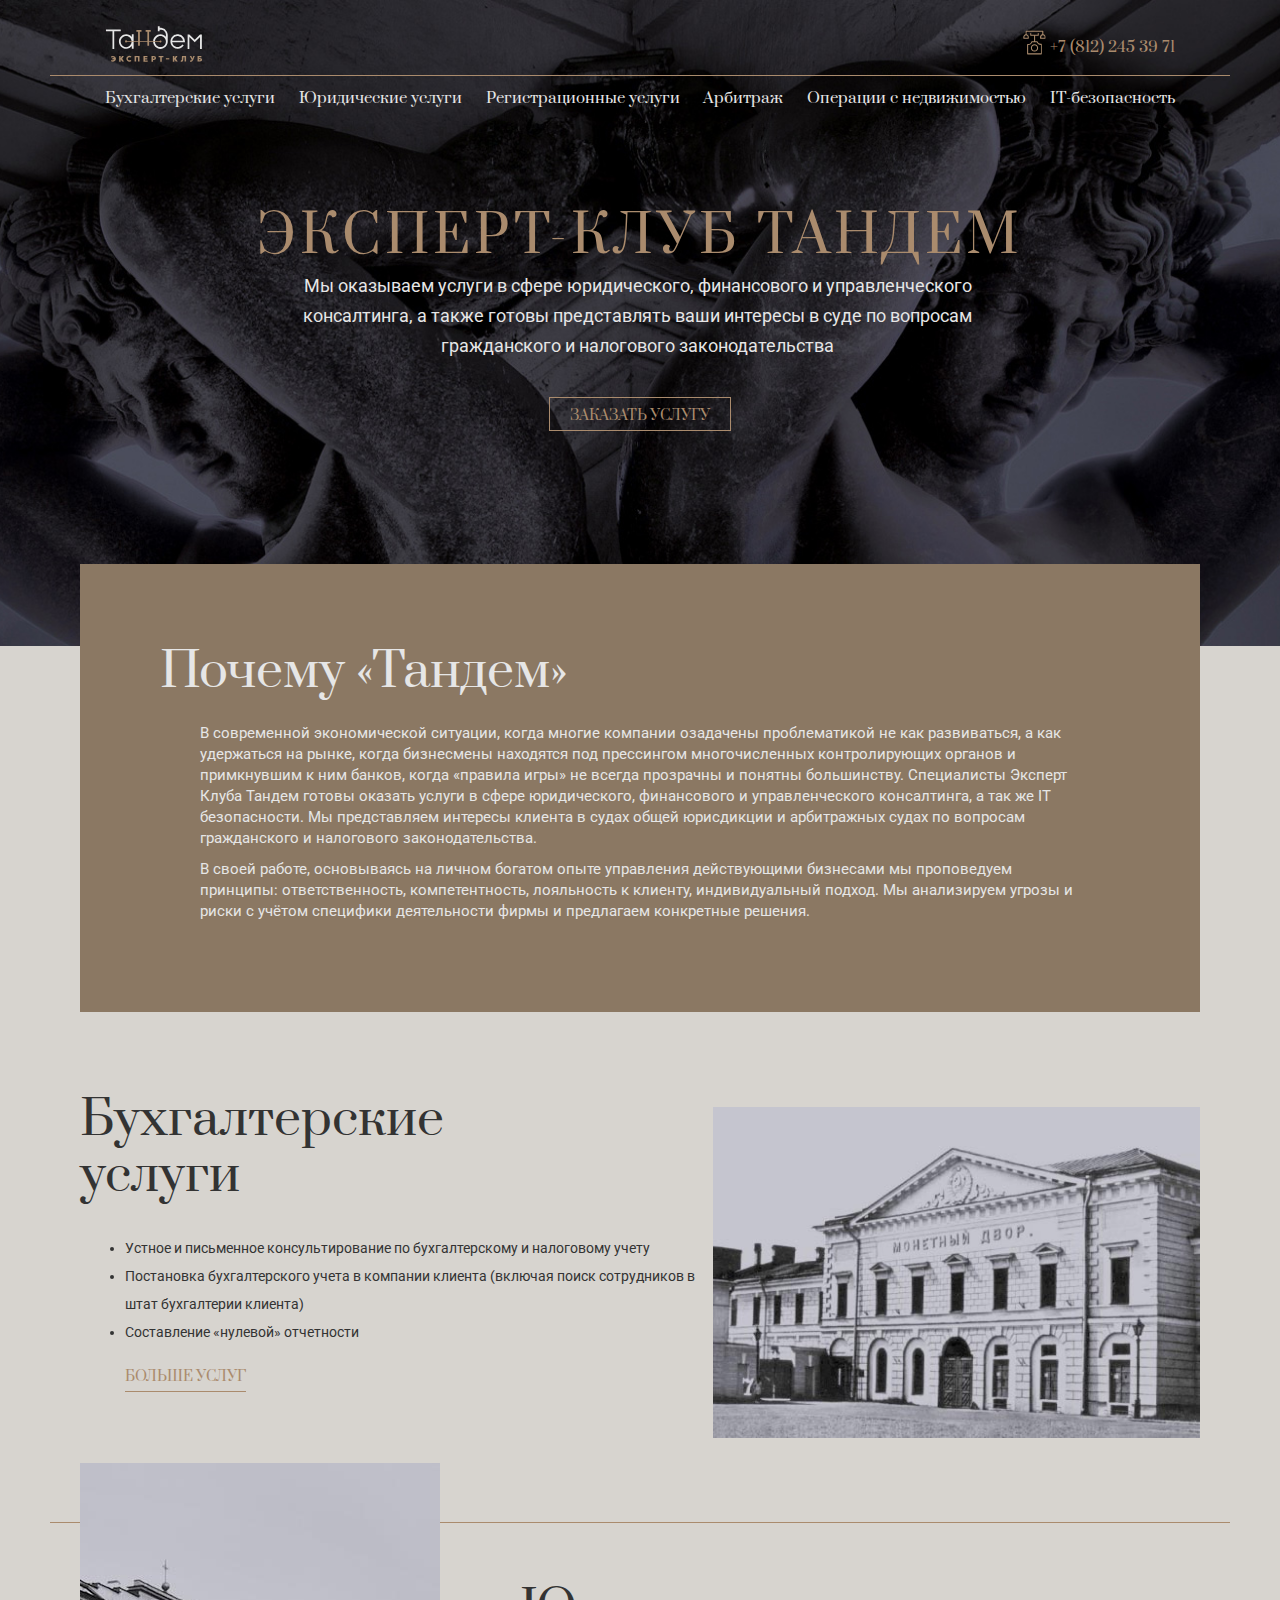
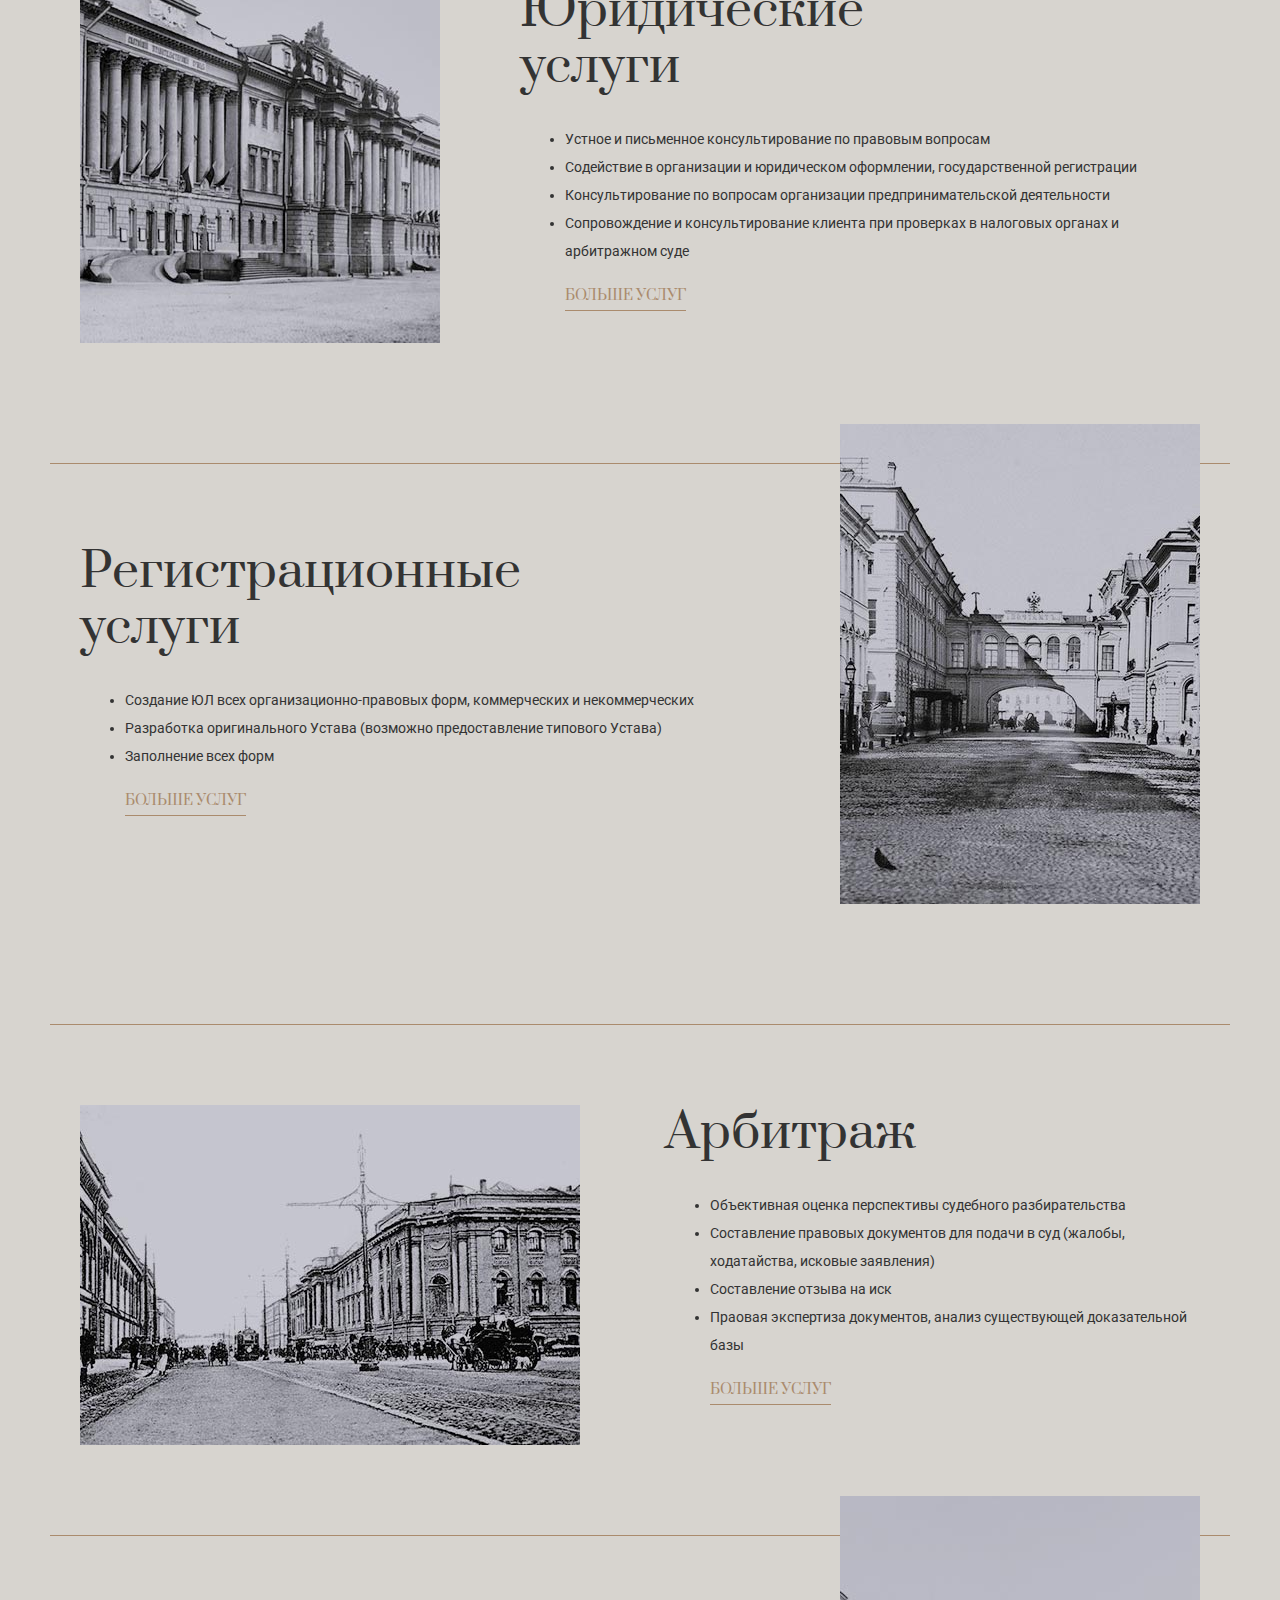
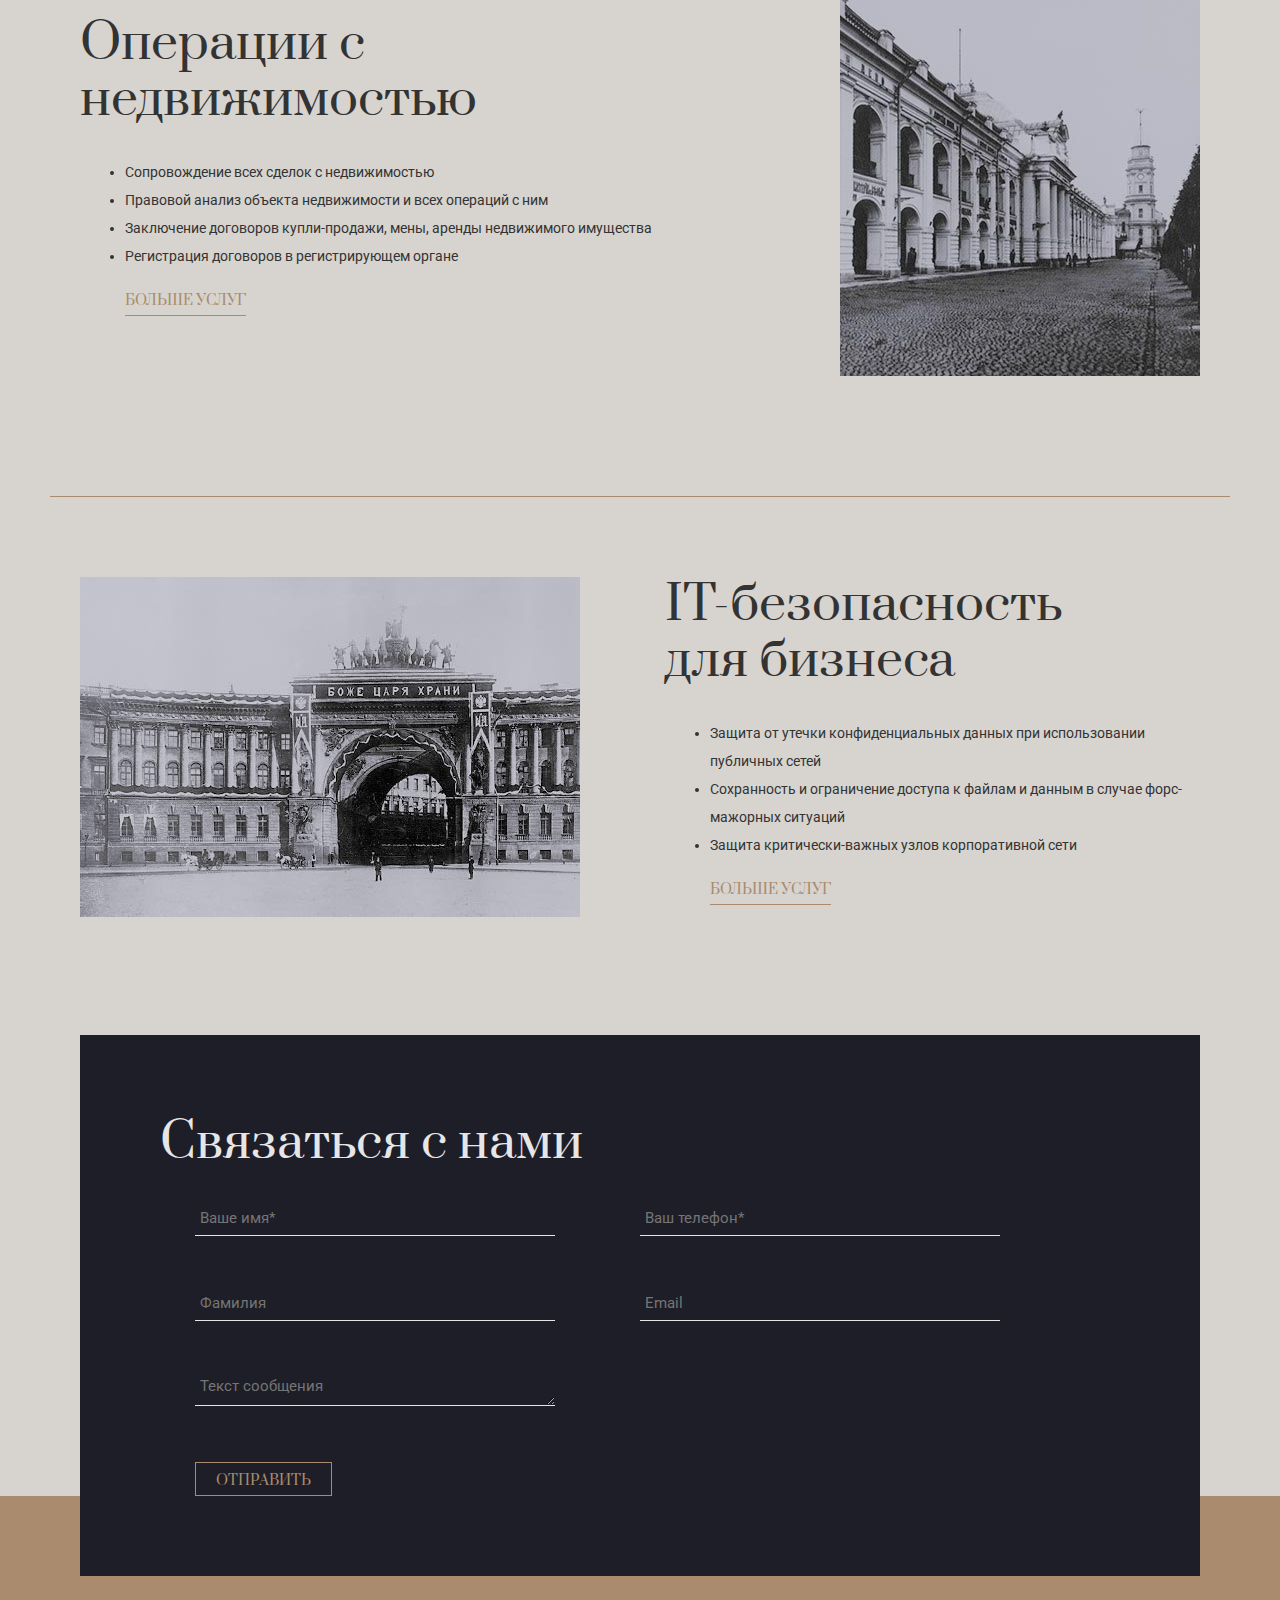
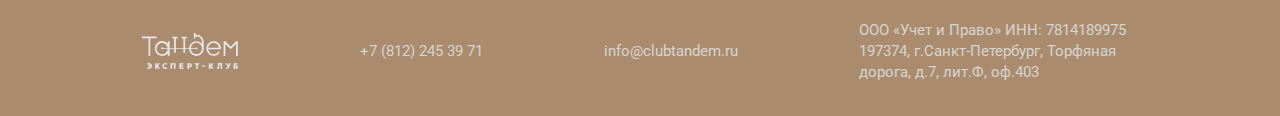
<file: index.html>
<!DOCTYPE html>
<html lang="ru">
  <head>

    <meta charset="UTF-8">
    <meta name="viewport" content="width=device-width, initial-scale=1.0">
    <meta http-equiv="X-UA-Compatible" content="ie=edge">

    <link rel="icon" type="image/x-icon" href="img/favicon/favicon.ico" sizes="16x16">
    <link rel="icon" type="image/x-icon" href="img/favicon/favicon-32x32.ico" sizes="32x32">
    <link rel="icon" type="image/x-icon" href="img/favicon/favicon-48x48.ico" sizes="48x48">

    <link href="https://fonts.googleapis.com/css?family=Prata|Roboto:300&amp;subset=cyrillic" rel="stylesheet">
    <link rel="stylesheet" href="css/style.min.css">
    <title>Эксперт-клуб Тандем</title>

    <script src="https://code.jquery.com/jquery-3.3.1.min.js" integrity="sha256-FgpCb/KJQlLNfOu91ta32o/NMZxltwRo8QtmkMRdAu8=" crossorigin="anonymous"></script>
  </head>
  <body>
    <header>
      <div class="container">
        <nav class="main-nav">
          <div class="main-nav__header">
            <button type="button" class="navbar-toggle collapsed" data-toggle="collapse" data-target="#navbar" aria-expanded="false" aria-controls="navbar" aria-label="Открыть навигацию по сайту"></button>
            <img src="img/logo-01.svg" alt="" class="logo" width="98" height="36">
            <p class="main-nav__phone">
              <a href="tel:+78122453971">
                <svg version="1.1" id="Layer_1" xmlns="http://www.w3.org/2000/svg" xmlns:xlink="http://www.w3.org/1999/xlink" x="0px" y="0px"
                   viewBox="0 0 24 24" style="enable-background:new 0 0 24 24;" xml:space="preserve" width="25" height="25">
                  <g>
                    <path class="st0" d="M18.6,13.3h-0.7c-1.3,0-2.5-0.9-2.9-2.2c-0.1-0.2-0.3-0.4-0.5-0.4h-1.9V5.6h3c0.3,0,0.5-0.2,0.5-0.5V3.4
                      c0-0.3-0.2-0.5-0.5-0.5s-0.5,0.2-0.5,0.5v1.2H8.9V3.4c0-0.3-0.2-0.5-0.5-0.5S7.9,3.1,7.9,3.4v1.7c0,0.3,0.2,0.5,0.5,0.5h3.2v5.2
                      H9.5c-0.2,0-0.4,0.1-0.5,0.4c-0.4,1.3-1.6,2.2-2.9,2.2H5.4c-0.3,0-0.5,0.2-0.5,0.5v9c0,0.3,0.2,0.5,0.5,0.5h13.1
                      c0.3,0,0.5-0.2,0.5-0.5v-9C19.1,13.5,18.8,13.3,18.6,13.3z M18.1,22.3H5.9v-8h0.2c1.7,0,3.1-1,3.8-2.5h4.3c0.6,1.5,2.1,2.5,3.8,2.5
                      h0.2V22.3z"/>
                    <path class="st0" d="M20.5,4.1V1.2c0-0.3-0.2-0.5-0.5-0.5H4c-0.3,0-0.5,0.2-0.5,0.5v2.9C2.3,4.3,1.3,5.4,1.3,6.7v1.2
                      c0,0.3,0.2,0.5,0.5,0.5H6c0.3,0,0.5-0.2,0.5-0.5V6.7c0-1.2-0.9-2.3-2.1-2.6V1.7h15v2.4c-1.2,0.3-2.1,1.3-2.1,2.6v1.2
                      c0,0.3,0.2,0.5,0.5,0.5h4.2c0.3,0,0.5-0.2,0.5-0.5V6.7C22.7,5.4,21.7,4.3,20.5,4.1z M5.5,6.7v0.7H2.3V6.7C2.3,5.8,3,5,3.9,5
                      S5.5,5.8,5.5,6.7z M21.7,7.4h-3.2V6.7c0-0.9,0.7-1.6,1.6-1.6s1.6,0.7,1.6,1.6V7.4z"/>
                    <path class="st0" d="M12,13.7c-1.9,0-3.5,1.6-3.5,3.5s1.6,3.5,3.5,3.5s3.5-1.6,3.5-3.5S13.9,13.7,12,13.7z M12,19.7
                      c-1.4,0-2.5-1.1-2.5-2.5s1.1-2.5,2.5-2.5s2.5,1.1,2.5,2.5S13.4,19.7,12,19.7z"/>
                  </g>
                </svg>
                <span>+7 (812) 245 39 71</span>
              </a>
            </p>
          </div>

          <ul class="main-nav__list collapse" id="navbar">
            <li><a href="#accounting">Бухгалтерские услуги</a></li>
            <li><a href="#legal">Юридические услуги</a></li>
            <li><a href="#register">Регистрационные услуги</a></li>
            <li><a href="#arbitration">Арбитраж</a></li>
            <li><a href="#estate">Операции с недвижимостью</a></li>
            <li><a href="#security">IT-безопасность</a></li>
          </ul>
        </nav>

        <section class="promo">
          <h1>Эксперт-клуб Тандем</h1>
          <p>Мы оказываем услуги в сфере юридического, финансового и управленческого консалтинга, а также готовы представлять ваши интересы в суде по вопросам гражданского и налогового законодательства</p>
          <a href="#request" class="btn">заказать услугу</a>
        </section>
      </div>

    </header>

    <main class="container">

      <section class="about" id="about">
        <div class="about__block">
          <h2>Почему «Тандем»</h2>
          <p>В современной экономической ситуации, когда многие компании озадачены проблематикой не как развиваться, а как удержаться на рынке, когда бизнесмены находятся под прессингом многочисленных контролирующих органов и примкнувшим к ним банков, когда «правила игры» не всегда прозрачны и понятны большинству. Специалисты Эксперт Клуба Тандем готовы оказать услуги в сфере юридического, финансового и управленческого консалтинга, а так же IT безопасности. Мы представляем интересы клиента в судах общей юрисдикции и арбитражных судах по вопросам гражданского и налогового законодательства.</p>
          <p>В своей работе, основываясь на личном богатом опыте управления действующими бизнесами мы проповедуем принципы: ответственность, компетентность, лояльность к клиенту, индивидуальный подход. Мы анализируем угрозы и риски с учётом специфики деятельности фирмы и предлагаем конкретные решения.</p>

        </div>
      </section>

      <section class="acc" id="accounting">
        <div class="content">
          <div class="content__block">
            <h2>Бухгалтерские услуги</h2>
            <ul class="list">
              <li>Устное и письменное консультирование по бухгалтерскому и налоговому учету</li>
              <li>Постановка бухгалтерского учета в компании клиента (включая поиск сотрудников в штат бухгалтерии клиента)</li>
              <li>Составление «нулевой» отчетности</li>
              <li class="more">Ведение учета, составление и сдача отчетности предприятий различных форм собственности и налогообложения</li>
              <li class="more">Абонентское обслуживание</li>
              <li class="more"><a href="3ndfl.html">Возврат подоходного налога по налоговым вычетам (3НДФЛ)</a></li>
            </ul>

            <button class="more-services" type="button">Больше услуг</button>
          </div>
          <div class="image r">
            <img src="img/pic1.jpg" alt="Бухгалтерские услуги">
          </div>
        </div>

      </section>

      <section class="legal" id="legal">
        <div class="content">
          <div class="image v l">
            <img src="img/pic2.jpg" alt="Юридические услуги">
          </div>

          <div class="content__block">
            <h2>Юридические услуги</h2>
            <ul class="list">
              <li>Устное и письменное консультирование по правовым вопросам</li>
              <li>Содействие в организации и юридическом оформлении, государственной регистрации</li>
              <li>Консультирование по вопросам организации предпринимательской деятельности</li>
              <li>Сопровождение и консультирование клиента при проверках в налоговых органах и арбитражном суде</li>
              <li class="more">Анализ налоговой безопасности клиента с выдачей письменного заключения</li>
              <li class="more">Анализ применяемых налоговых режимов с выявлением путей уменьшения суммарной налоговой нагрузки, выявления возможностей уменьшения налогообложения путем его тщательного анализа</li>
              <li class="more">Анализ юридической структуры бизнеса</li>
              <li class="more">Налоговая оптимизация (только законными методами)</li>
              <li class="more">Экономическая безопасность (проверка контрагентов, составление досье контрагента из общедоступных источников)</li>
              <li class="more">Разработка холдинговой структуры с точки зрения минимизации суммарной налоговой нагрузки и безопасности активов</li>
              <li class="more">Смарт-контракты</li>
            </ul>

            <button class="more-services" type="button">Больше услуг</button>
          </div>
        </div>



      </section>

      <section class="reg" id="register">
        <div class="content">
          <div class="content__block">
            <h2>Регистрационные услуги</h2>

            <ul class="list">
              <li>Создание ЮЛ всех организационно-правовых форм, коммерческих и некоммерческих</li>
              <li>Разработка оригинального Устава (возможно предоставление типового Устава)</li>
              <li>Заполнение всех форм</li>
              <li class="more">Подача и получение документов в регистрирующем органе</li>
              <li class="more">Внесение изменений в учредительные документы ЮЛ</li>
              <li class="more">Реорганизация и ликвидация ЮЛ</li>
            </ul>

            <button class="more-services" type="button">Больше услуг</button>
          </div>
          <div class="image v r">
            <img src="img/pic3.jpg" alt="Регистрационные услуги">
          </div>
        </div>

      </section>

      <section class="arbitration" id="arbitration">
        <div class="content">
          <div class="image l">
            <img src="img/pic4.jpg" alt="Арбитраж">
          </div>
          <div class="content__block">
            <h2>Арбитраж</h2>

            <ul class="list">
              <li>Объективная оценка перспективы судебного разбирательства</li>
              <li>Составление правовых документов для подачи в суд (жалобы, ходатайства, исковые заявления)</li>
              <li>Составление отзыва на иск</li>
              <li>Праовая экспертиза документов, анализ  существующей доказательной базы</li>
              <li class="more">Подготовка доказательной базы</li>
              <li class="more">Участие в судебном заседании судов общей юрисдикции, арбитражных судах и у мировых судей (услуги предоставляются в суде)</li>
              <li class="more">Подготовка, подача апелляционных кассационных и надзорных жалоб</li>
            </ul>

            <button class="more-services" type="button">Больше услуг</button>
          </div>
        </div>

      </section>


      <section class="estate" id="estate">
        <div class="content">
          <div class="content__block">
            <h2>Операции с недвижимостью</h2>

            <ul class="list">
              <li>Сопровождение всех сделок с недвижимостью</li>
              <li>Правовой анализ объекта недвижимости и всех операций с ним</li>
              <li>Заключение договоров купли-продажи, мены, аренды недвижимого имущества</li>
              <li>Регистрация договоров в регистрирующем органе</li>
              <li class="more">Полная тайна вкладов</li>
            </ul>

            <button class="more-services" type="button">Больше услуг</button>
          </div>
          <div class="image v r">
            <img src="img/pic5.jpg" alt="Операции с недвижимостью">
          </div>
        </div>

      </section>

      <section class="security" id="security">
        <div class="content">
          <div class="image l">
            <img src="img/pic6.jpg" alt="IT-безопасность для бизнеса">
          </div>
          <div class="content__block">
            <h2>IT-безопасность для бизнеса</h2>

            <ul class="list">
              <li>Защита от утечки конфиденциальных данных при использовании публичных сетей</li>
              <li>Сохранность и ограничение доступа к файлам и данным в случае форс-мажорных ситуаций</li>
              <li>Защита  критически-важных узлов корпоративной сети</li>

              <li class="more">Организация резервного копирования данных</li>
              <li class="more">Защита  информации при использовании банк-клиентов (ДБО)</li>
              <li class="more">Исключение возможности влияния человеческого фактора при использовании средств анонимизации</li>
              <li class="more">и многое другое</li>
            </ul>

            <button class="more-services" type="button">Больше услуг</button>
          </div>
        </div>

      </section>

      <section class="request" id="request">
        <div class="request__block">
          <h2>Связаться с нами</h2>

          <form class="request-form" action="/php/post.php" method="post">

            <div class="request__container">

              <div class="request__group">
                <div class="request__item">
                  <input class="request__input name-input" type="text" id="name" name="name" placeholder="Ваше имя*" value="">
                  <div class="request__error" id="name-error"></div>
                </div>
                <div class="request__item">
                  <input class="request__input" type="text" id="surname" name="surname" placeholder="Фамилия" value="">
                  <div class="request__error" id="surname-error"></div>
                </div>
                <div class="request__item">
                  <textarea class="request__textarea" id="message" name="message" rows="1" placeholder="Текст сообщения"></textarea>
                  <div class="request__error" id="message-error"></div>
                </div>
              </div>

              <div class="request__group">
                <div class="request__item">
                  <input class="request__input phone-input" type="text" id="phone" name="phone" placeholder="Ваш телефон*" value="">
                  <div class="request__error" id="company-error"></div>
                </div>
                <div class="request__item">
                  <input class="request__input" type="email" id="email" name="email" placeholder="Email" value="">
                  <div class="request__error" id="name-error"></div>
                </div>
              </div>

            </div>
            <button class="btn" type="submit">Отправить</button>
          </form>
        </div>

      </section>
    </main>

    <footer class="contacts" id="contacts">
      <div class="container">
        <div class="contacts-block">
          <p>
            <img src="img/logo-02.svg" alt="" class="logo" width="98" height="36">
          </p>

          <p><a href="tel:+78122453971">+7 (812) 245 39 71</a></p>

          <p><a href="mailto:info@clubtandem.ru">info@clubtandem.ru</a></p>

          <p>ООО «Учет и Право» ИНН: 7814189975<br>
            197374, г.Санкт-Петербург, Торфяная дорога,  д.7, лит.Ф, оф.403</p>
        </div>


      </div>
    </footer>
    <script src="js/script.min.js"></script>
  </body>
</html>
</file>
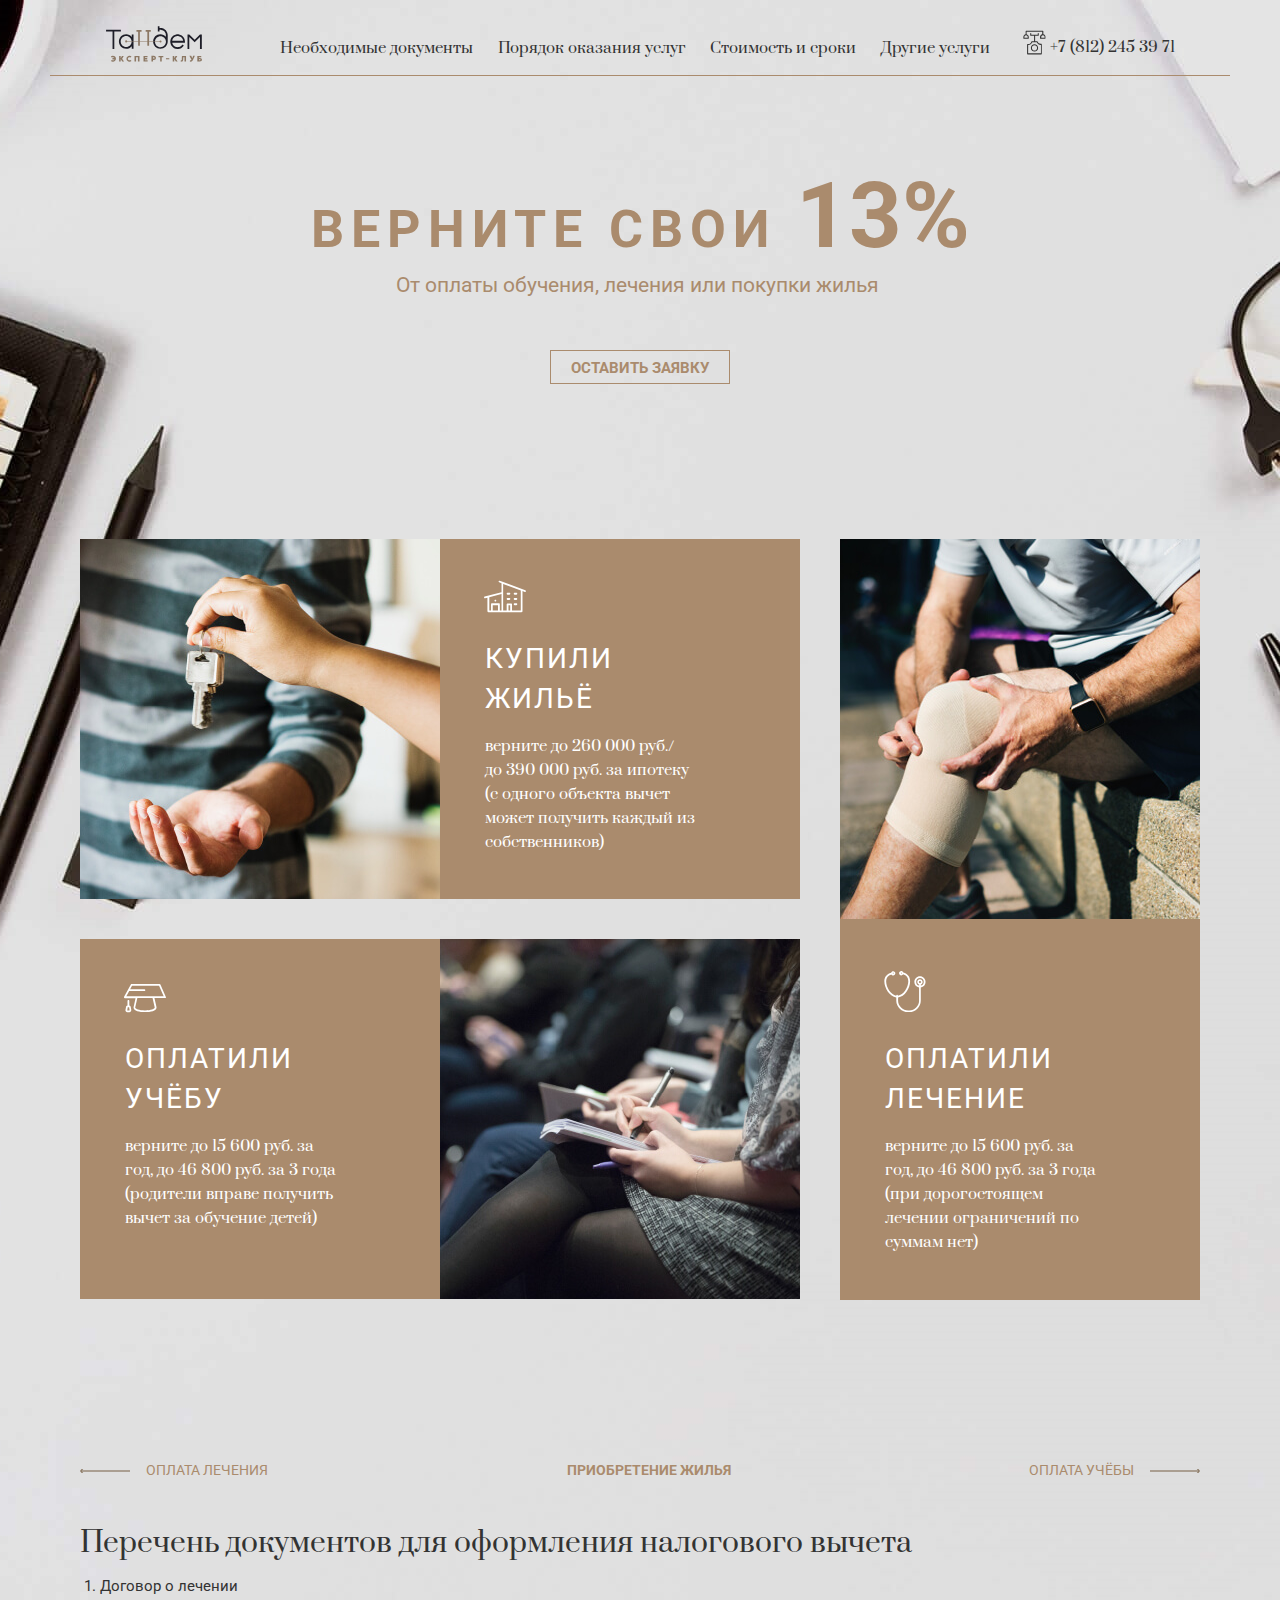
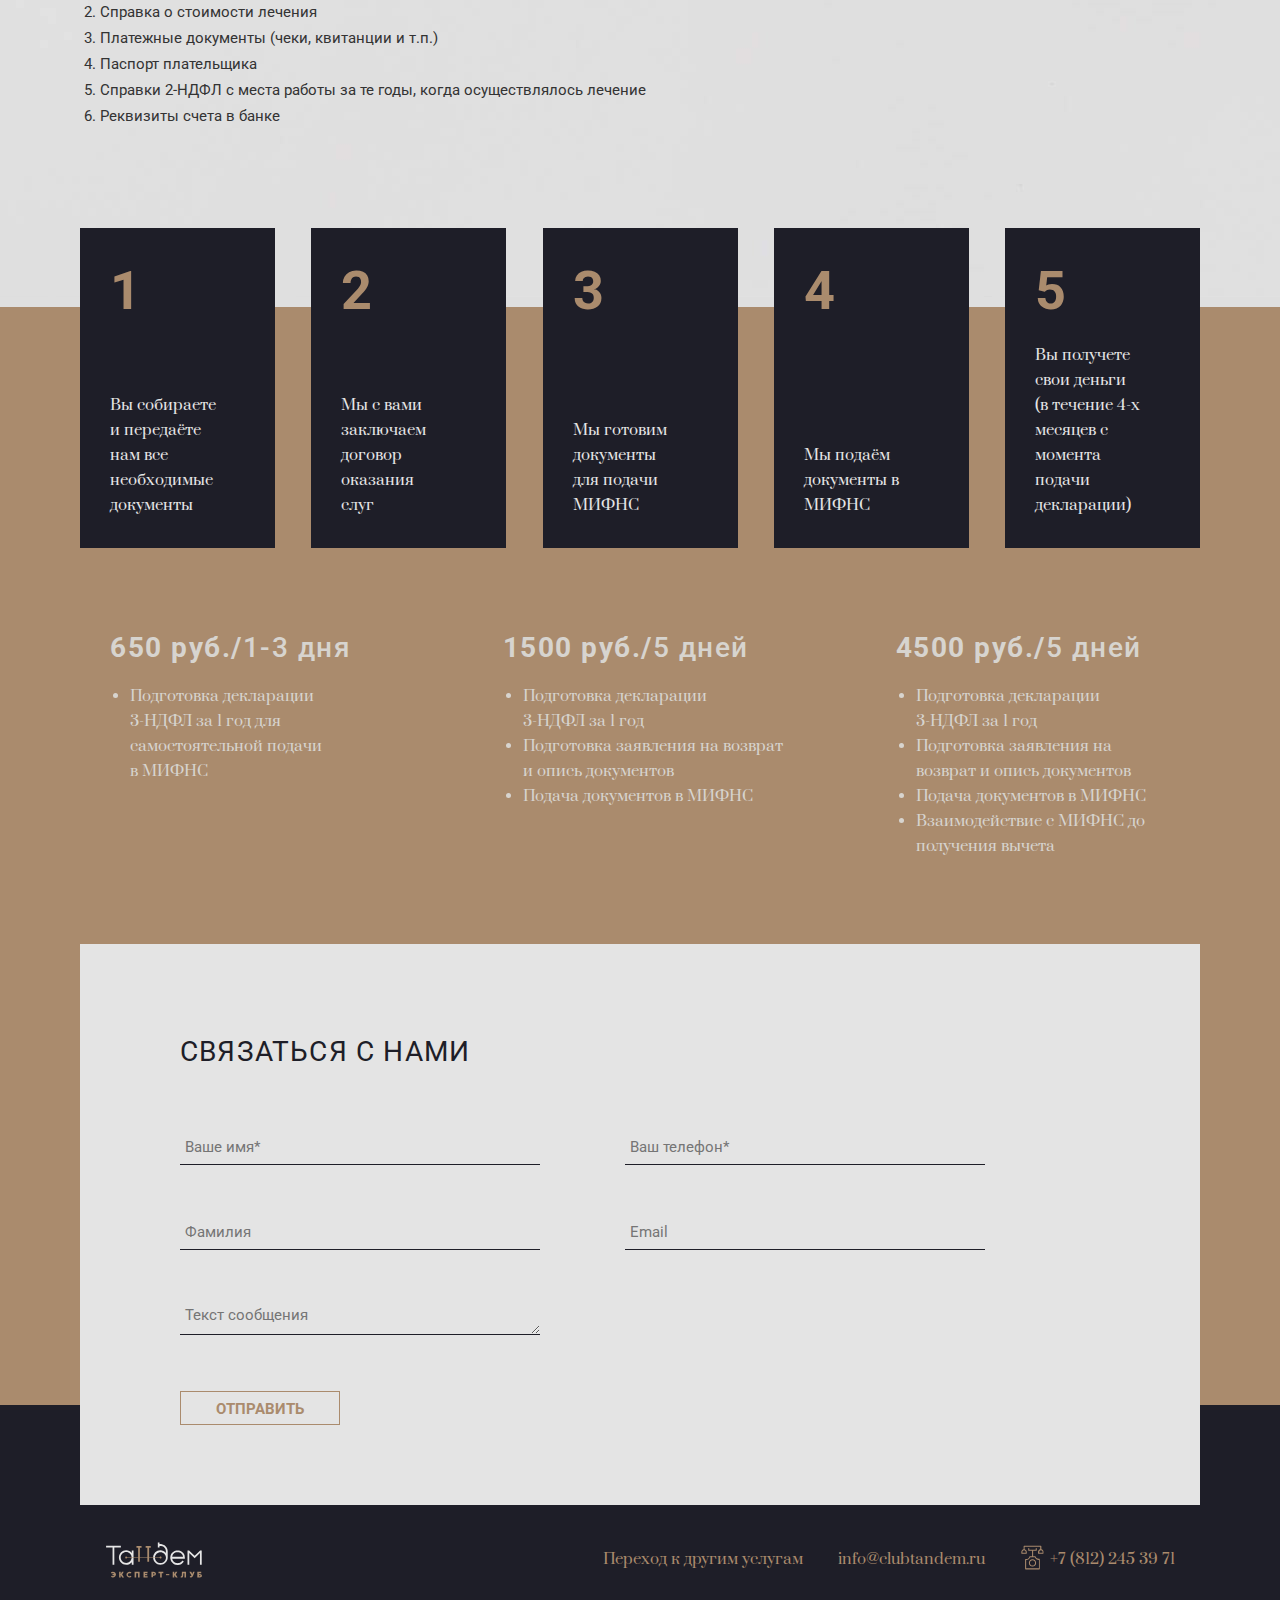
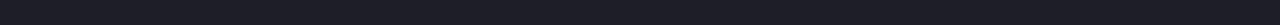
<file: 3ndfl.html>
<!DOCTYPE html>
<html lang="ru">
  <head>

    <meta charset="UTF-8">
    <meta name="viewport" content="width=device-width, initial-scale=1.0">
    <meta http-equiv="X-UA-Compatible" content="ie=edge">

    <link rel="icon" type="image/x-icon" href="img/favicon/favicon.ico" sizes="16x16">
    <link rel="icon" type="image/x-icon" href="img/favicon/favicon-32x32.ico" sizes="32x32">
    <link rel="icon" type="image/x-icon" href="img/favicon/favicon-48x48.ico" sizes="48x48">

    <link href="https://fonts.googleapis.com/css?family=Prata|Roboto:300&amp;subset=cyrillic" rel="stylesheet">
    <link rel="stylesheet" href="css/style.css">
    <title>Эксперт-клуб Тандем</title>

    <script src="https://code.jquery.com/jquery-3.3.1.min.js" integrity="sha256-FgpCb/KJQlLNfOu91ta32o/NMZxltwRo8QtmkMRdAu8=" crossorigin="anonymous"></script>
  </head>
  <body class="ndfl">
    <header>
      <div class="container">
        <!-- <nav class="main-nav">
          <div class="main-nav__header">
            <button type="button" class="navbar-toggle collapsed" data-toggle="collapse" data-target="#navbar" aria-expanded="false" aria-controls="navbar" aria-label="Открыть навигацию по сайту"></button>
            <img src="img/3ndfl/logo_site-01.svg" alt="" class="logo" width="98" height="36">
            <ul class="main-nav__list ndfl collapse" id="navbar">
              <li><a href="#docs">Необходимые документы</a></li>
              <li><a href="#order">Порядок оказания услуг</a></li>
              <li><a href="#payment">Стоимость и сроки</a></li>
              <li><a href="http://clubtandem.ru/" class="away">Другие услуги</a></li>
            </ul>

            <p class="main-nav__phone">
              <a href="tel:+78122453971">
                <svg version="1.1" id="Layer_1" xmlns="http://www.w3.org/2000/svg" xmlns:xlink="http://www.w3.org/1999/xlink" x="0px" y="0px"
                   viewBox="0 0 24 24" style="enable-background:new 0 0 24 24;" xml:space="preserve" width="25" height="25">
                  <g>
                    <path class="st0" d="M18.6,13.3h-0.7c-1.3,0-2.5-0.9-2.9-2.2c-0.1-0.2-0.3-0.4-0.5-0.4h-1.9V5.6h3c0.3,0,0.5-0.2,0.5-0.5V3.4
                      c0-0.3-0.2-0.5-0.5-0.5s-0.5,0.2-0.5,0.5v1.2H8.9V3.4c0-0.3-0.2-0.5-0.5-0.5S7.9,3.1,7.9,3.4v1.7c0,0.3,0.2,0.5,0.5,0.5h3.2v5.2
                      H9.5c-0.2,0-0.4,0.1-0.5,0.4c-0.4,1.3-1.6,2.2-2.9,2.2H5.4c-0.3,0-0.5,0.2-0.5,0.5v9c0,0.3,0.2,0.5,0.5,0.5h13.1
                      c0.3,0,0.5-0.2,0.5-0.5v-9C19.1,13.5,18.8,13.3,18.6,13.3z M18.1,22.3H5.9v-8h0.2c1.7,0,3.1-1,3.8-2.5h4.3c0.6,1.5,2.1,2.5,3.8,2.5
                      h0.2V22.3z"/>
                    <path class="st0" d="M20.5,4.1V1.2c0-0.3-0.2-0.5-0.5-0.5H4c-0.3,0-0.5,0.2-0.5,0.5v2.9C2.3,4.3,1.3,5.4,1.3,6.7v1.2
                      c0,0.3,0.2,0.5,0.5,0.5H6c0.3,0,0.5-0.2,0.5-0.5V6.7c0-1.2-0.9-2.3-2.1-2.6V1.7h15v2.4c-1.2,0.3-2.1,1.3-2.1,2.6v1.2
                      c0,0.3,0.2,0.5,0.5,0.5h4.2c0.3,0,0.5-0.2,0.5-0.5V6.7C22.7,5.4,21.7,4.3,20.5,4.1z M5.5,6.7v0.7H2.3V6.7C2.3,5.8,3,5,3.9,5
                      S5.5,5.8,5.5,6.7z M21.7,7.4h-3.2V6.7c0-0.9,0.7-1.6,1.6-1.6s1.6,0.7,1.6,1.6V7.4z"/>
                    <path class="st0" d="M12,13.7c-1.9,0-3.5,1.6-3.5,3.5s1.6,3.5,3.5,3.5s3.5-1.6,3.5-3.5S13.9,13.7,12,13.7z M12,19.7
                      c-1.4,0-2.5-1.1-2.5-2.5s1.1-2.5,2.5-2.5s2.5,1.1,2.5,2.5S13.4,19.7,12,19.7z"/>
                  </g>
                </svg>
                <span>+7 (812) 245 39 71</span>
              </a>
            </p>
          </div>

        </nav> -->

        <nav class="main-nav">
          <div class="main-nav__header">
            <button type="button" class="navbar-toggle collapsed" data-toggle="collapse" data-target="#navbar" aria-expanded="false" aria-controls="navbar" aria-label="Открыть навигацию по сайту"></button>
            <img src="img/3ndfl/logo_site-01.svg" alt="" class="logo" width="98" height="36">
            <p class="main-nav__phone">
              <a href="tel:+78122453971">
                <svg version="1.1" id="Layer_1" xmlns="http://www.w3.org/2000/svg" xmlns:xlink="http://www.w3.org/1999/xlink" x="0px" y="0px"
                   viewBox="0 0 24 24" style="enable-background:new 0 0 24 24;" xml:space="preserve" width="25" height="25">
                  <g>
                    <path class="st0" d="M18.6,13.3h-0.7c-1.3,0-2.5-0.9-2.9-2.2c-0.1-0.2-0.3-0.4-0.5-0.4h-1.9V5.6h3c0.3,0,0.5-0.2,0.5-0.5V3.4
                      c0-0.3-0.2-0.5-0.5-0.5s-0.5,0.2-0.5,0.5v1.2H8.9V3.4c0-0.3-0.2-0.5-0.5-0.5S7.9,3.1,7.9,3.4v1.7c0,0.3,0.2,0.5,0.5,0.5h3.2v5.2
                      H9.5c-0.2,0-0.4,0.1-0.5,0.4c-0.4,1.3-1.6,2.2-2.9,2.2H5.4c-0.3,0-0.5,0.2-0.5,0.5v9c0,0.3,0.2,0.5,0.5,0.5h13.1
                      c0.3,0,0.5-0.2,0.5-0.5v-9C19.1,13.5,18.8,13.3,18.6,13.3z M18.1,22.3H5.9v-8h0.2c1.7,0,3.1-1,3.8-2.5h4.3c0.6,1.5,2.1,2.5,3.8,2.5
                      h0.2V22.3z"/>
                    <path class="st0" d="M20.5,4.1V1.2c0-0.3-0.2-0.5-0.5-0.5H4c-0.3,0-0.5,0.2-0.5,0.5v2.9C2.3,4.3,1.3,5.4,1.3,6.7v1.2
                      c0,0.3,0.2,0.5,0.5,0.5H6c0.3,0,0.5-0.2,0.5-0.5V6.7c0-1.2-0.9-2.3-2.1-2.6V1.7h15v2.4c-1.2,0.3-2.1,1.3-2.1,2.6v1.2
                      c0,0.3,0.2,0.5,0.5,0.5h4.2c0.3,0,0.5-0.2,0.5-0.5V6.7C22.7,5.4,21.7,4.3,20.5,4.1z M5.5,6.7v0.7H2.3V6.7C2.3,5.8,3,5,3.9,5
                      S5.5,5.8,5.5,6.7z M21.7,7.4h-3.2V6.7c0-0.9,0.7-1.6,1.6-1.6s1.6,0.7,1.6,1.6V7.4z"/>
                    <path class="st0" d="M12,13.7c-1.9,0-3.5,1.6-3.5,3.5s1.6,3.5,3.5,3.5s3.5-1.6,3.5-3.5S13.9,13.7,12,13.7z M12,19.7
                      c-1.4,0-2.5-1.1-2.5-2.5s1.1-2.5,2.5-2.5s2.5,1.1,2.5,2.5S13.4,19.7,12,19.7z"/>
                  </g>
                </svg>
                <span>+7 (812) 245 39 71</span>
              </a>
            </p>
          </div>

          <ul class="main-nav__list collapse" id="navbar">
            <li><a href="#docs">Необходимые документы</a></li>
            <li><a href="#order">Порядок оказания услуг</a></li>
            <li><a href="#payment">Стоимость и сроки</a></li>
            <li><a href="http://clubtandem.ru/" class="away">Другие услуги</a></li>
          </ul>
        </nav>

        <section class="promo">
          <h1>Верните свои <span>13%</span></h1>
          <p>От оплаты обучения, лечения или покупки жилья</p>
          <a href="#request" class="btn">оставить заявку</a>
        </section>
      </div>

    </header>

    <main class="container">

      <section class="info" id="info">
        <div class="info__left">
          <div class="info__block">
            <img src="img/3ndfl/pic1.jpg" alt="">
            <div class="info__content">
              <h2>Купили жильё</h2>
              <p>верните до 260 000 руб./<br>до 390 000 руб. за ипотеку (с одного объекта вычет может получить каждый из собственников)</p>
            </div>
          </div>
          <div class="info__block">
            <img src="img/3ndfl/pic3.jpg" alt="">
            <div class="info__content">
              <h2>Оплатили учёбу</h2>
              <p>верните до 15 600 руб. за год, до 46 800 руб. за 3 года (родители вправе получить вычет за обучение детей)</p>
            </div>
          </div>
        </div>
        <div class="info__right">
          <div class="info__block">
            <img src="img/3ndfl/pic2.jpg" alt="">
            <div class="info__content">
              <h2>Оплатили лечение</h2>
              <p>верните до 15 600 руб. за год, до 46 800 руб. за 3 года<br>(при дорогостоящем лечении ограничений по суммам нет)</p>
            </div>
          </div>
        </div>
      </section>

      <section class="docs" id="docs">
        <ul class="docs__anchors">
          <li><button type="button" data-for="slide-1">Оплата лечения</button></li>
          <li><button type="button" class="active" data-for="slide-2">Приобретение жилья</button></li>
          <li><button type="button" data-for="slide-3">Оплата учёбы</button></li>
        </ul>
        <div class="docs__slider">
          <h2>Перечень документов для оформления налогового вычета</h2>
          <div id="slide-1" class="docs__item" hidden>

            <ol class="docs__list">
              <li>Договор о приобретении жилья</li>
              <li>Акт приема-передачи (если квартира приобретена по ДДУ или ЖСК) или выписка ЕГРН / свидетельство о собственности (если жильё приобреталось по договору купли-продажи)</li>
              <li>Платежные Документы (расписка о получении денег от продавца, чеки, квитанции и т.п.)</li>
              <li>Паспорт собственника</li>
              <li>Справки 2-НДФЛ с места работы период с момента приобретения жилья</li>
              <li>Реквизиты счета собственника в банке</li>
            </ol>
          </div>
          <div id="slide-2" class="docs__item">
            <ol class="docs__list">

              <li>Договор о лечении</li>
              <li>Справка о стоимости лечения</li>
              <li>Платежные документы (чеки, квитанции и т.п.)</li>
              <li>Паспорт плательщика</li>
              <li>Справки 2-НДФЛ с места работы за те годы, когда осуществлялось лечение</li>
              <li>Реквизиты счета в банке</li>
            </ol>
          </div>
          <div id="slide-3" class="docs__item" hidden>
            <ol class="docs__list">

              <li>Договор об обучении</li>
              <li>Платежные документы (чеки, квитанции и т.п.)</li>
              <li>Лицензия образовательного учреждения (ВУЗ, школа, курсы, садик, кружки)</li>
              <li>Паспорт плательщика</li>
              <li>Справки 2-НДФЛ с места работы за годы обучения</li>
              <li>Реквизиты счета</li>
              <li>Свидетельство о рождении, если обучение оплачивали родители</li>
            </ol>
          </div>
        </div>
      </section>

    </main>

    <footer class="contacts" id="contacts">

              <section class="order container" id="order">
                <ul class="order__list">
                  <li class="order__item">
                    <span>1</span>
                    <p>Вы собираете
 и передаёте
 нам все
 необходимые
документы</p>
                  </li>
                  <li class="order__item">
                    <span>2</span>
                    <p>Мы с вами
 заключаем
договор оказания
слуг</p>
                  </li>
                  <li class="order__item">
                    <span>3</span>
                    <p>Мы готовим
документы для подачи
 МИФНС</p>
                  </li>
                  <li class="order__item">
                    <span>4</span>
                    <p>Мы подаём документы в МИФНС</p>
                  </li>
                  <li class="order__item">
                    <span>5</span>
                    <p>Вы получете свои деньги (в течение 4-x месяцев с момента подачи декларации)</p>
                  </li>
                </ul>
              </section>

              <section class="payment container" id="payment">
                <ul class="payment__list">
                  <li>
                    <h3><b>650 руб./</b>1-3 дня</h3>
                    <ul class="payment__points">
                      <li>Подготовка декларации<br>3-НДФЛ за 1 год для самостоятельной подачи в МИФНС</li>
                    </ul>
                  </li>
                  <li>
                    <h3><b>1500 руб./</b>5 дней</h3>
                    <ul class="payment__points">
                      <li>Подготовка декларации<br>3-НДФЛ за 1 год</li>
                      <li>Подготовка заявления на возврат и опись документов</li>
                      <li>Подача документов в МИФНС</li>
                    </ul>
                  </li>
                  <li>
                    <h3><b>4500 руб./</b>5 дней</h3>
                    <ul class="payment__points">
                      <li>Подготовка декларации<br>3-НДФЛ за 1 год</li>
                      <li>Подготовка заявления  на возврат и опись документов</li>
                      <li>Подача документов в МИФНС</li>
                      <li>Взаимодействие с МИФНС до получения вычета</li>
                    </ul>
                  </li>
                </ul>
              </section>

              <section class="request container" id="request">
                <div class="request__block">
                  <h2>Связаться с нами</h2>

                  <form class="request-form" action="/php/post.php" method="post">

                    <div class="request__container">

                      <div class="request__group">
                        <div class="request__item">
                          <input class="request__input name-input" type="text" id="name" name="name" placeholder="Ваше имя*" value="">
                          <div class="request__error" id="name-error"></div>
                        </div>
                        <div class="request__item">
                          <input class="request__input" type="text" id="surname" name="surname" placeholder="Фамилия" value="">
                          <div class="request__error" id="surname-error"></div>
                        </div>
                        <div class="request__item">
                          <textarea class="request__textarea" id="message" name="message" rows="1" placeholder="Текст сообщения"></textarea>
                          <div class="request__error" id="message-error"></div>
                        </div>
                      </div>

                      <div class="request__group">
                        <div class="request__item">
                          <input class="request__input phone-input" type="text" id="phone" name="phone" placeholder="Ваш телефон*" value="">
                          <div class="request__error" id="company-error"></div>
                        </div>
                        <div class="request__item">
                          <input class="request__input" type="email" id="email" name="email" placeholder="Email" value="">
                          <div class="request__error" id="name-error"></div>
                        </div>
                      </div>

                    </div>
                    <button class="btn" type="submit">Отправить</button>
                  </form>
                </div>

              </section>
      <div class="footer-inner">
        <div class="contacts-block container">

            <p>
              <img src="img/3ndfl/logo_site-02.svg" alt="" class="logo" width="98" height="36">
            </p>


            <p><a href="http://clubtandem.ru">Переход к другим услугам</a></p>
            <p><a href="mailto:info@clubtandem.ru">info@clubtandem.ru</a></p>
            <p>
              <a href="tel:+78122453971">
              <svg version="1.1" id="Layer_1" xmlns="http://www.w3.org/2000/svg" xmlns:xlink="http://www.w3.org/1999/xlink" x="0px" y="0px"
                 viewBox="0 0 24 24" style="enable-background:new 0 0 24 24;" xml:space="preserve" width="25" height="25">
                <g>
                  <path class="st0" d="M18.6,13.3h-0.7c-1.3,0-2.5-0.9-2.9-2.2c-0.1-0.2-0.3-0.4-0.5-0.4h-1.9V5.6h3c0.3,0,0.5-0.2,0.5-0.5V3.4
                    c0-0.3-0.2-0.5-0.5-0.5s-0.5,0.2-0.5,0.5v1.2H8.9V3.4c0-0.3-0.2-0.5-0.5-0.5S7.9,3.1,7.9,3.4v1.7c0,0.3,0.2,0.5,0.5,0.5h3.2v5.2
                    H9.5c-0.2,0-0.4,0.1-0.5,0.4c-0.4,1.3-1.6,2.2-2.9,2.2H5.4c-0.3,0-0.5,0.2-0.5,0.5v9c0,0.3,0.2,0.5,0.5,0.5h13.1
                    c0.3,0,0.5-0.2,0.5-0.5v-9C19.1,13.5,18.8,13.3,18.6,13.3z M18.1,22.3H5.9v-8h0.2c1.7,0,3.1-1,3.8-2.5h4.3c0.6,1.5,2.1,2.5,3.8,2.5
                    h0.2V22.3z"/>
                  <path class="st0" d="M20.5,4.1V1.2c0-0.3-0.2-0.5-0.5-0.5H4c-0.3,0-0.5,0.2-0.5,0.5v2.9C2.3,4.3,1.3,5.4,1.3,6.7v1.2
                    c0,0.3,0.2,0.5,0.5,0.5H6c0.3,0,0.5-0.2,0.5-0.5V6.7c0-1.2-0.9-2.3-2.1-2.6V1.7h15v2.4c-1.2,0.3-2.1,1.3-2.1,2.6v1.2
                    c0,0.3,0.2,0.5,0.5,0.5h4.2c0.3,0,0.5-0.2,0.5-0.5V6.7C22.7,5.4,21.7,4.3,20.5,4.1z M5.5,6.7v0.7H2.3V6.7C2.3,5.8,3,5,3.9,5
                    S5.5,5.8,5.5,6.7z M21.7,7.4h-3.2V6.7c0-0.9,0.7-1.6,1.6-1.6s1.6,0.7,1.6,1.6V7.4z"/>
                  <path class="st0" d="M12,13.7c-1.9,0-3.5,1.6-3.5,3.5s1.6,3.5,3.5,3.5s3.5-1.6,3.5-3.5S13.9,13.7,12,13.7z M12,19.7
                    c-1.4,0-2.5-1.1-2.5-2.5s1.1-2.5,2.5-2.5s2.5,1.1,2.5,2.5S13.4,19.7,12,19.7z"/>
                </g>
              </svg>
              <span>+7 (812) 245 39 71</span>
            </a>
          </p>
        </div>
      </div>

    </footer>
    <script src="js/script.min.js"></script>
  </body>
</html>
</file>
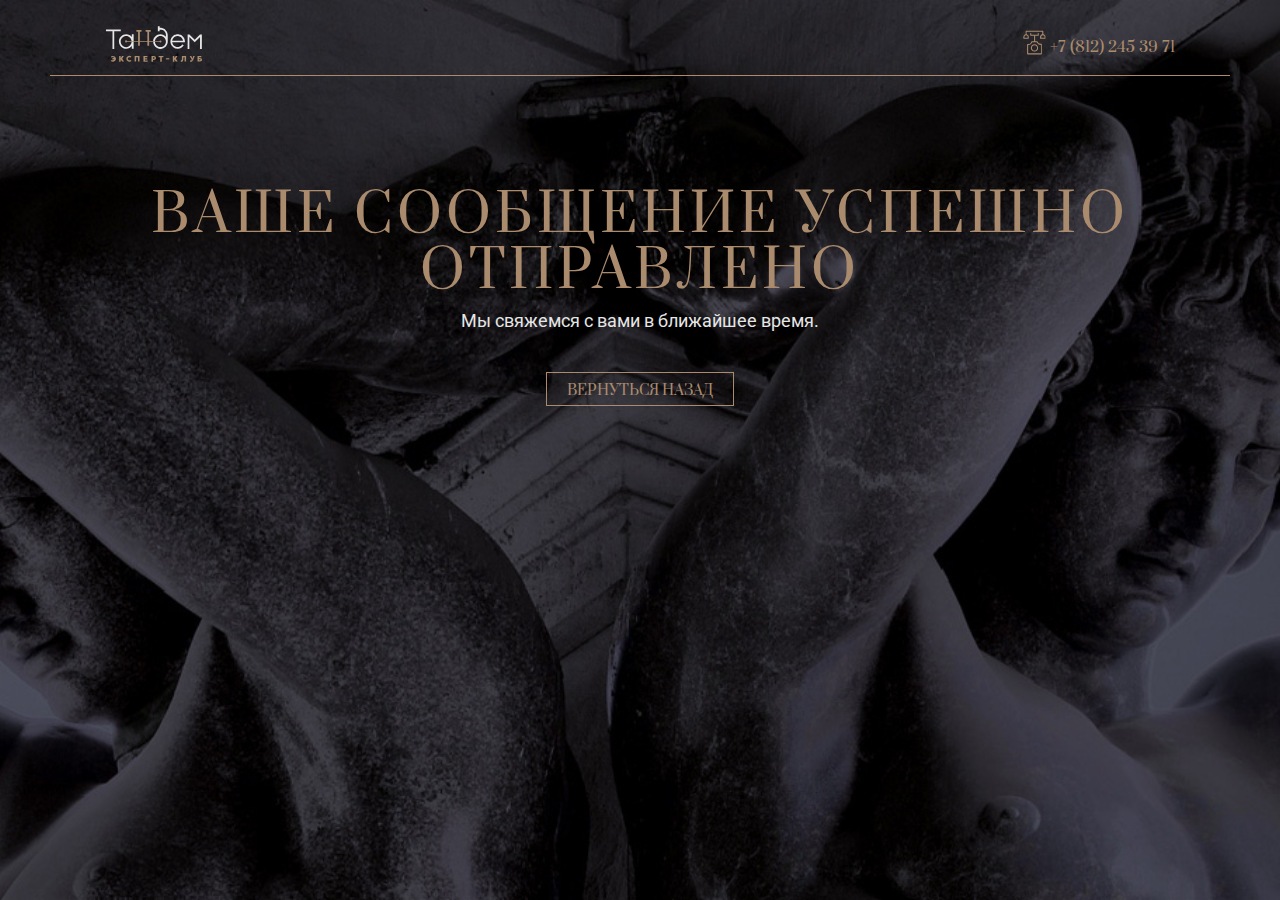
<file: thanks.html>
<!DOCTYPE html>
<html lang="ru">
  <head>

    <meta charset="UTF-8">
    <meta name="viewport" content="width=device-width, initial-scale=1.0">
    <meta http-equiv="X-UA-Compatible" content="ie=edge">

    <link rel="icon" type="image/x-icon" href="img/favicon/favicon.ico" sizes="16x16">
    <link rel="icon" type="image/x-icon" href="img/favicon/favicon-32x32.ico" sizes="32x32">
    <link rel="icon" type="image/x-icon" href="img/favicon/favicon-48x48.ico" sizes="48x48">

    <link href="https://fonts.googleapis.com/css?family=Prata|Roboto:300&amp;subset=cyrillic" rel="stylesheet">
    <link rel="stylesheet" href="css/style.css">
    <title>Эксперт-клуб Тандем</title>

  </head>
  <body class="thanks-page">
    <header>
      <div class="container">
        <nav class="main-nav">
          <div class="main-nav__header">
            <button type="button" class="navbar-toggle collapsed" data-toggle="collapse" data-target="#navbar" aria-expanded="false" aria-controls="navbar" aria-label="Открыть навигацию по сайту"></button>
            <img src="img/logo-01.svg" alt="" class="logo" width="98" height="36">
            <p class="main-nav__phone">
              <a href="tel:+78122453971">
                <svg version="1.1" id="Layer_1" xmlns="http://www.w3.org/2000/svg" xmlns:xlink="http://www.w3.org/1999/xlink" x="0px" y="0px"
                   viewBox="0 0 24 24" style="enable-background:new 0 0 24 24;" xml:space="preserve" width="25" height="25">
                  <g>
                    <path class="st0" d="M18.6,13.3h-0.7c-1.3,0-2.5-0.9-2.9-2.2c-0.1-0.2-0.3-0.4-0.5-0.4h-1.9V5.6h3c0.3,0,0.5-0.2,0.5-0.5V3.4
                      c0-0.3-0.2-0.5-0.5-0.5s-0.5,0.2-0.5,0.5v1.2H8.9V3.4c0-0.3-0.2-0.5-0.5-0.5S7.9,3.1,7.9,3.4v1.7c0,0.3,0.2,0.5,0.5,0.5h3.2v5.2
                      H9.5c-0.2,0-0.4,0.1-0.5,0.4c-0.4,1.3-1.6,2.2-2.9,2.2H5.4c-0.3,0-0.5,0.2-0.5,0.5v9c0,0.3,0.2,0.5,0.5,0.5h13.1
                      c0.3,0,0.5-0.2,0.5-0.5v-9C19.1,13.5,18.8,13.3,18.6,13.3z M18.1,22.3H5.9v-8h0.2c1.7,0,3.1-1,3.8-2.5h4.3c0.6,1.5,2.1,2.5,3.8,2.5
                      h0.2V22.3z"/>
                    <path class="st0" d="M20.5,4.1V1.2c0-0.3-0.2-0.5-0.5-0.5H4c-0.3,0-0.5,0.2-0.5,0.5v2.9C2.3,4.3,1.3,5.4,1.3,6.7v1.2
                      c0,0.3,0.2,0.5,0.5,0.5H6c0.3,0,0.5-0.2,0.5-0.5V6.7c0-1.2-0.9-2.3-2.1-2.6V1.7h15v2.4c-1.2,0.3-2.1,1.3-2.1,2.6v1.2
                      c0,0.3,0.2,0.5,0.5,0.5h4.2c0.3,0,0.5-0.2,0.5-0.5V6.7C22.7,5.4,21.7,4.3,20.5,4.1z M5.5,6.7v0.7H2.3V6.7C2.3,5.8,3,5,3.9,5
                      S5.5,5.8,5.5,6.7z M21.7,7.4h-3.2V6.7c0-0.9,0.7-1.6,1.6-1.6s1.6,0.7,1.6,1.6V7.4z"/>
                    <path class="st0" d="M12,13.7c-1.9,0-3.5,1.6-3.5,3.5s1.6,3.5,3.5,3.5s3.5-1.6,3.5-3.5S13.9,13.7,12,13.7z M12,19.7
                      c-1.4,0-2.5-1.1-2.5-2.5s1.1-2.5,2.5-2.5s2.5,1.1,2.5,2.5S13.4,19.7,12,19.7z"/>
                  </g>
                </svg>
                <span>+7 (812) 245 39 71</span>
              </a>
            </p>
          </div>
        </nav>

        <section class="promo">
          <h1>Ваше сообщение успешно отправлено</h1>
          <p>Мы свяжемся с вами в ближайшее время.</p>
          <a href="/" class="btn">Вернуться назад</a>
        </section>
      </div>

    </header>

  </body>
</html>
</file>
<file: css/style.min.css>
button,hr,input{overflow:visible}progress,sub,sup{vertical-align:baseline}[type=checkbox],[type=radio],legend{box-sizing:border-box;padding:0}html{line-height:1.15;-webkit-text-size-adjust:100%}body{margin:0}details,main{display:block}h1{font-size:2em;margin:.67em 0}hr{box-sizing:content-box;height:0}code,kbd,pre,samp{font-family:monospace,monospace;font-size:1em}a{background-color:transparent}abbr[title]{border-bottom:none;text-decoration:underline;text-decoration:underline dotted}b,strong{font-weight:bolder}small{font-size:80%}sub,sup{font-size:75%;line-height:0;position:relative}sub{bottom:-.25em}sup{top:-.5em}img{border-style:none}button,input,optgroup,select,textarea{font-family:inherit;font-size:100%;line-height:1.15;margin:0}button,select{text-transform:none}[type=button],[type=reset],[type=submit],button{-webkit-appearance:button}[type=button]::-moz-focus-inner,[type=reset]::-moz-focus-inner,[type=submit]::-moz-focus-inner,button::-moz-focus-inner{border-style:none;padding:0}[type=button]:-moz-focusring,[type=reset]:-moz-focusring,[type=submit]:-moz-focusring,button:-moz-focusring{outline:ButtonText dotted 1px}fieldset{padding:.35em .75em .625em}legend{color:inherit;display:table;max-width:100%;white-space:normal}textarea{overflow:auto}[type=number]::-webkit-inner-spin-button,[type=number]::-webkit-outer-spin-button{height:auto}[type=search]{-webkit-appearance:textfield;outline-offset:-2px}[type=search]::-webkit-search-decoration{-webkit-appearance:none}::-webkit-file-upload-button{-webkit-appearance:button;font:inherit}summary{display:list-item}[hidden],template{display:none}hr,img,legend{border:0}legend,td,th{padding:0}body,figure{margin:0}html{font-family:sans-serif;-ms-text-size-adjust:100%;-webkit-text-size-adjust:100%}article,aside,details,figcaption,figure,footer,header,hgroup,main,menu,nav,section,summary{display:block}audio,canvas,progress,video{display:inline-block;vertical-align:baseline}audio:not([controls]){display:none;height:0}[hidden],template{display:none}a{background-color:transparent}a:active,a:hover{outline:0}b,optgroup,strong{font-weight:700}dfn{font-style:italic}h1{margin:.67em 0}mark{background:#ff0;color:#000}sub,sup{font-size:75%;line-height:0;position:relative;vertical-align:baseline}sup{top:-.5em}.nav-justified>.dropdown .dropdown-menu,.nav-tabs.nav-justified>.dropdown .dropdown-menu{top:auto;left:auto}sub{bottom:-.25em}img{vertical-align:middle}svg:not(:root){overflow:hidden}hr{-webkit-box-sizing:content-box;box-sizing:content-box;height:0}pre,textarea{overflow:auto}code,kbd,pre,samp{font-size:1em}button,input,optgroup,select,textarea{color:inherit;font:inherit;margin:0}button{overflow:visible}button,select{text-transform:none}button,html input[type=button],input[type=reset],input[type=submit]{-webkit-appearance:button;cursor:pointer}button[disabled],html input[disabled]{cursor:default}button::-moz-focus-inner,input::-moz-focus-inner{border:0;padding:0}input[type=checkbox],input[type=radio]{-webkit-box-sizing:border-box;box-sizing:border-box;padding:0}input[type=number]::-webkit-inner-spin-button,input[type=number]::-webkit-outer-spin-button{height:auto}input[type=search]{-webkit-appearance:textfield;-webkit-box-sizing:content-box;box-sizing:content-box}input[type=search]::-webkit-search-cancel-button,input[type=search]::-webkit-search-decoration{-webkit-appearance:none}fieldset{border:1px solid silver;margin:0 2px;padding:.35em .625em .75em}table{border-collapse:collapse;border-spacing:0}@media print{blockquote,img,pre,tr{page-break-inside:avoid}*,:after,:before{background:0 0!important;color:#000!important;-webkit-box-shadow:none!important;box-shadow:none!important;text-shadow:none!important}a,a:visited{text-decoration:underline}a[href]:after{content:" ("attr(href) ")"}abbr[title]:after{content:" ("attr(title) ")"}a[href^="javascript:"]:after,a[href^="#"]:after{content:""}blockquote,pre{border:1px solid #999}thead{display:table-header-group}img{max-width:100%!important}h2,h3,p{orphans:3;widows:3}h2,h3{page-break-after:avoid}.navbar{display:none}.btn>.caret,.dropup>.btn>.caret{border-top-color:#000!important}.label{border:1px solid #000}.table{border-collapse:collapse!important}.table td,.table th{background-color:#e6e6e6!important}.table-bordered td,.table-bordered th{border:1px solid #ddd!important}}.img-thumbnail,body{background-color:#e6e6e6}*,:after,:before{-webkit-box-sizing:border-box;box-sizing:border-box}html{font-size:10px;-webkit-tap-highlight-color:transparent}body{font-family:"Helvetica Neue",Helvetica,Arial,sans-serif;font-size:14px;line-height:1.42857143;color:#333}button,input,select,textarea{font-family:inherit;font-size:inherit;line-height:inherit}a{color:#337ab7;text-decoration:none}a:focus,a:hover{color:#23527c;text-decoration:underline}a:focus{outline:dotted thin;outline:-webkit-focus-ring-color auto 5px;outline-offset:-2px}.img-responsive{display:block;max-width:100%;height:auto}.img-rounded{-webkit-border-radius:6px;border-radius:6px}.img-thumbnail{padding:4px;line-height:1.42857143;border:1px solid #ddd;-webkit-border-radius:4px;border-radius:4px;-webkit-transition:all .2s ease-in-out;transition:all .2s ease-in-out;display:inline-block;max-width:100%;height:auto}.media-object.img-thumbnail,.nav>li>a>img{max-width:none}.img-circle{-webkit-border-radius:50%;border-radius:50%}hr{margin-top:20px;margin-bottom:20px;border-top:1px solid #eee}.sr-only{position:absolute;width:1px;height:1px;margin:-1px;padding:0;overflow:hidden;clip:rect(0,0,0,0);border:0}.sr-only-focusable:active,.sr-only-focusable:focus{position:static;width:auto;height:auto;margin:0;overflow:visible;clip:auto}[role=button]{cursor:pointer}.h1,.h2,.h3,.h4,.h5,.h6,h1,h2,h3,h4,h5,h6{font-family:inherit;font-weight:500;line-height:1.1;color:inherit}.h1 .small,.h1 small,.h2 .small,.h2 small,.h3 .small,.h3 small,.h4 .small,.h4 small,.h5 .small,.h5 small,.h6 .small,.h6 small,h1 .small,h1 small,h2 .small,h2 small,h3 .small,h3 small,h4 .small,h4 small,h5 .small,h5 small,h6 .small,h6 small{font-weight:400;line-height:1;color:#777}.h1,.h2,.h3,h1,h2,h3{margin-top:20px;margin-bottom:10px}.h1 .small,.h1 small,.h2 .small,.h2 small,.h3 .small,.h3 small,h1 .small,h1 small,h2 .small,h2 small,h3 .small,h3 small{font-size:65%}.h4,.h5,.h6,h4,h5,h6{margin-top:10px;margin-bottom:10px}.h4 .small,.h4 small,.h5 .small,.h5 small,.h6 .small,.h6 small,h4 .small,h4 small,h5 .small,h5 small,h6 .small,h6 small{font-size:75%}.h1,h1{font-size:36px}.h2,h2{font-size:30px}.h3,h3{font-size:24px}.h4,h4{font-size:18px}.h5,h5{font-size:14px}.h6,h6{font-size:12px}p{margin:0 0 10px}.lead{margin-bottom:20px;font-size:16px;font-weight:300;line-height:1.4}.close,dt,kbd kbd{font-weight:700}.nav-tabs>li>a,address,dd,dt,pre{line-height:1.42857143}@media (min-width:768px){.lead{font-size:21px}}.small,small{font-size:85%}.mark,mark{background-color:#fcf8e3;padding:.2em}.list-inline,.list-unstyled{padding-left:0;list-style:none}.text-left{text-align:left}.text-right{text-align:right}.text-center{text-align:center}.text-justify{text-align:justify}.text-nowrap{white-space:nowrap}.text-lowercase{text-transform:lowercase}.text-uppercase{text-transform:uppercase}.text-capitalize{text-transform:capitalize}.text-muted{color:#777}.text-primary{color:#337ab7}a.text-primary:focus,a.text-primary:hover{color:#286090}.text-success{color:#3c763d}a.text-success:focus,a.text-success:hover{color:#2b542c}.text-info{color:#31708f}a.text-info:focus,a.text-info:hover{color:#245269}.text-warning{color:#8a6d3b}a.text-warning:focus,a.text-warning:hover{color:#66512c}.text-danger{color:#a94442}a.text-danger:focus,a.text-danger:hover{color:#843534}.bg-primary{color:#e6e6e6;background-color:#337ab7}a.bg-primary:focus,a.bg-primary:hover{background-color:#286090}.bg-success{background-color:#dff0d8}a.bg-success:focus,a.bg-success:hover{background-color:#c1e2b3}.bg-info{background-color:#d9edf7}a.bg-info:focus,a.bg-info:hover{background-color:#afd9ee}.bg-warning{background-color:#fcf8e3}a.bg-warning:focus,a.bg-warning:hover{background-color:#f7ecb5}.bg-danger{background-color:#f2dede}a.bg-danger:focus,a.bg-danger:hover{background-color:#e4b9b9}.page-header{padding-bottom:9px;margin:40px 0 20px;border-bottom:1px solid #eee}dl,ol,ul{margin-top:0}blockquote ol:last-child,blockquote p:last-child,blockquote ul:last-child,ol ol,ol ul,ul ol,ul ul{margin-bottom:0}address,dl{margin-bottom:20px}ol,ul{margin-bottom:10px}.list-inline{margin-left:-5px}.list-inline>li{display:inline-block;padding-left:5px;padding-right:5px}dd{margin-left:0}@media (min-width:768px){.dl-horizontal dt{float:left;width:160px;clear:left;text-align:right;overflow:hidden;text-overflow:ellipsis;white-space:nowrap}.dl-horizontal dd{margin-left:180px}}abbr[data-original-title],abbr[title]{cursor:help;border-bottom:1px dotted #777}.initialism{font-size:90%;text-transform:uppercase}blockquote{padding:10px 20px;margin:0 0 20px;font-size:17.5px;border-left:5px solid #eee}blockquote .small,blockquote footer,blockquote small{display:block;font-size:80%;line-height:1.42857143;color:#777}blockquote .small:before,blockquote footer:before,blockquote small:before{content:'\2014 \00A0'}.blockquote-reverse,blockquote.pull-right{padding-right:15px;padding-left:0;border-right:5px solid #eee;border-left:0;text-align:right}code,kbd{padding:2px 4px;font-size:90%}.blockquote-reverse .small:before,.blockquote-reverse footer:before,.blockquote-reverse small:before,blockquote.pull-right .small:before,blockquote.pull-right footer:before,blockquote.pull-right small:before{content:''}.blockquote-reverse .small:after,.blockquote-reverse footer:after,.blockquote-reverse small:after,blockquote.pull-right .small:after,blockquote.pull-right footer:after,blockquote.pull-right small:after{content:'\00A0 \2014'}address{font-style:normal}code,kbd,pre,samp{font-family:Menlo,Monaco,Consolas,"Courier New",monospace}code{color:#c7254e;background-color:#f9f2f4;-webkit-border-radius:4px;border-radius:4px}kbd{color:#e6e6e6;background-color:#333;-webkit-border-radius:3px;border-radius:3px;-webkit-box-shadow:inset 0 -1px 0 rgba(0,0,0,.25);box-shadow:inset 0 -1px 0 rgba(0,0,0,.25)}kbd kbd{padding:0;font-size:100%;-webkit-box-shadow:none;box-shadow:none}pre{display:block;padding:9.5px;margin:0 0 10px;font-size:13px;word-break:break-all;word-wrap:break-word;color:#333;background-color:#f5f5f5;border:1px solid #ccc;-webkit-border-radius:4px;border-radius:4px}pre code{padding:0;font-size:inherit;color:inherit;white-space:pre-wrap;background-color:transparent;-webkit-border-radius:0;border-radius:0}.pre-scrollable{max-height:340px;overflow-y:scroll}.fade{opacity:0;-webkit-transition:opacity .15s linear;transition:opacity .15s linear}.fade.in{opacity:1}.collapse{display:none}.collapse.in{display:block}tr.collapse.in{display:table-row}tbody.collapse.in{display:table-row-group}.nav>li,.nav>li>a{position:relative;display:block}.collapsing{position:relative;height:0;overflow:hidden;-webkit-transition-property:height,visibility;transition-property:height,visibility;-webkit-transition-duration:.35s;transition-duration:.35s;-webkit-transition-timing-function:ease;transition-timing-function:ease}.nav{margin-bottom:0;padding-left:0;list-style:none}.nav>li>a{padding:10px 15px}.nav>li>a:focus,.nav>li>a:hover{text-decoration:none;background-color:#eee}.nav>li.disabled>a{color:#777}.nav>li.disabled>a:focus,.nav>li.disabled>a:hover{color:#777;text-decoration:none;background-color:transparent;cursor:not-allowed}.nav .open>a,.nav .open>a:focus,.nav .open>a:hover{background-color:#eee;border-color:#337ab7}.nav .nav-divider{height:1px;margin:9px 0;overflow:hidden;background-color:#e5e5e5}.nav-tabs{border-bottom:1px solid #ddd}.nav-tabs>li{float:left;margin-bottom:-1px}.nav-tabs>li>a{margin-right:2px;border:1px solid transparent;-webkit-border-radius:4px 4px 0 0;border-radius:4px 4px 0 0}.nav-tabs>li>a:hover{border-color:#eee #eee #ddd}.nav-tabs>li.active>a,.nav-tabs>li.active>a:focus,.nav-tabs>li.active>a:hover{color:#555;background-color:#e6e6e6;border:1px solid #ddd;border-bottom-color:transparent;cursor:default}.nav-tabs.nav-justified{width:100%;border-bottom:0}.nav-tabs.nav-justified>li{float:none}.nav-tabs.nav-justified>li>a{text-align:center;margin-bottom:5px;margin-right:0;-webkit-border-radius:4px;border-radius:4px}.nav-tabs.nav-justified>.active>a,.nav-tabs.nav-justified>.active>a:focus,.nav-tabs.nav-justified>.active>a:hover{border:1px solid #ddd}@media (min-width:768px){.nav-tabs.nav-justified>li{display:table-cell;width:1%}.nav-tabs.nav-justified>li>a{margin-bottom:0;border-bottom:1px solid #ddd;-webkit-border-radius:4px 4px 0 0;border-radius:4px 4px 0 0}.nav-tabs.nav-justified>.active>a,.nav-tabs.nav-justified>.active>a:focus,.nav-tabs.nav-justified>.active>a:hover{border-bottom-color:#e6e6e6}}.nav-pills>li{float:left}.nav-justified>li,.nav-stacked>li{float:none}.nav-pills>li>a{-webkit-border-radius:4px;border-radius:4px}.nav-pills>li+li{margin-left:2px}.nav-pills>li.active>a,.nav-pills>li.active>a:focus,.nav-pills>li.active>a:hover{color:#e6e6e6;background-color:#337ab7}.nav-stacked>li+li{margin-top:2px;margin-left:0}.nav-justified{width:100%}.nav-justified>li>a{text-align:center;margin-bottom:5px}.nav-tabs-justified{border-bottom:0}.nav-tabs-justified>li>a{margin-right:0;-webkit-border-radius:4px;border-radius:4px}.nav-tabs-justified>.active>a,.nav-tabs-justified>.active>a:focus,.nav-tabs-justified>.active>a:hover{border:1px solid #ddd}@media (min-width:768px){.nav-justified>li{display:table-cell;width:1%}.nav-justified>li>a{margin-bottom:0}.nav-tabs-justified>li>a{border-bottom:1px solid #ddd;-webkit-border-radius:4px 4px 0 0;border-radius:4px 4px 0 0}.nav-tabs-justified>.active>a,.nav-tabs-justified>.active>a:focus,.nav-tabs-justified>.active>a:hover{border-bottom-color:#e6e6e6}}.tab-content>.tab-pane{display:none}.media-object,.tab-content>.active{display:block}.nav-tabs .dropdown-menu{margin-top:-1px;-webkit-border-top-right-radius:0;border-top-right-radius:0;-webkit-border-top-left-radius:0;border-top-left-radius:0}.media{margin-top:15px}.media:first-child{margin-top:0}.media,.media-body{zoom:1;overflow:hidden}.media-body{width:10000px}.media-right,.media>.pull-right{padding-left:10px}.media-left,.media>.pull-left{padding-right:10px}.media-body,.media-left,.media-right{display:table-cell;vertical-align:top}.media-middle{vertical-align:middle}.media-bottom{vertical-align:bottom}.media-heading{margin-top:0;margin-bottom:5px}.media-list{padding-left:0;list-style:none}.close{float:right;font-size:21px;line-height:1;color:#000;text-shadow:0 1px 0 #e6e6e6;opacity:.2;filter:alpha(opacity=20)}.close:focus,.close:hover{color:#000;text-decoration:none;cursor:pointer;opacity:.5;filter:alpha(opacity=50)}button.close{padding:0;cursor:pointer;background:0 0;border:0;-webkit-appearance:none}.clearfix:after,.clearfix:before,.dl-horizontal dd:after,.dl-horizontal dd:before,.nav:after,.nav:before{content:" ";display:table}.clearfix:after,.dl-horizontal dd:after,.nav:after{clear:both}.center-block{display:block;margin-left:auto;margin-right:auto}.pull-right{float:right!important}.pull-left{float:left!important}.hide{display:none!important}.show{display:block!important}.hidden,.visible-lg,.visible-lg-block,.visible-lg-inline,.visible-lg-inline-block,.visible-md,.visible-md-block,.visible-md-inline,.visible-md-inline-block,.visible-sm,.visible-sm-block,.visible-sm-inline,.visible-sm-inline-block,.visible-xs,.visible-xs-block,.visible-xs-inline,.visible-xs-inline-block{display:none!important}.invisible{visibility:hidden}.text-hide{font:0/0 a;color:transparent;text-shadow:none;background-color:transparent;border:0}.affix{position:fixed}@-ms-viewport{width:device-width}@media (max-width:767px){.visible-xs{display:block!important}table.visible-xs{display:table!important}tr.visible-xs{display:table-row!important}td.visible-xs,th.visible-xs{display:table-cell!important}.visible-xs-block{display:block!important}.visible-xs-inline{display:inline!important}.visible-xs-inline-block{display:inline-block!important}}@media (min-width:768px) and (max-width:991px){.visible-sm{display:block!important}table.visible-sm{display:table!important}tr.visible-sm{display:table-row!important}td.visible-sm,th.visible-sm{display:table-cell!important}.visible-sm-block{display:block!important}.visible-sm-inline{display:inline!important}.visible-sm-inline-block{display:inline-block!important}}@media (min-width:992px) and (max-width:1199px){.visible-md{display:block!important}table.visible-md{display:table!important}tr.visible-md{display:table-row!important}td.visible-md,th.visible-md{display:table-cell!important}.visible-md-block{display:block!important}.visible-md-inline{display:inline!important}.visible-md-inline-block{display:inline-block!important}}@media (min-width:1200px){.visible-lg{display:block!important}table.visible-lg{display:table!important}tr.visible-lg{display:table-row!important}td.visible-lg,th.visible-lg{display:table-cell!important}.visible-lg-block{display:block!important}.visible-lg-inline{display:inline!important}.visible-lg-inline-block{display:inline-block!important}.hidden-lg{display:none!important}}@media (max-width:767px){.hidden-xs{display:none!important}}@media (min-width:768px) and (max-width:991px){.hidden-sm{display:none!important}}@media (min-width:992px) and (max-width:1199px){.hidden-md{display:none!important}}.visible-print{display:none!important}@media print{.visible-print{display:block!important}table.visible-print{display:table!important}tr.visible-print{display:table-row!important}td.visible-print,th.visible-print{display:table-cell!important}}.visible-print-block{display:none!important}@media print{.visible-print-block{display:block!important}}.visible-print-inline{display:none!important}@media print{.visible-print-inline{display:inline!important}}.visible-print-inline-block{display:none!important}@media print{.visible-print-inline-block{display:inline-block!important}.hidden-print{display:none!important}}html{-webkit-box-sizing:border-box;box-sizing:border-box}*,*::before,*::after{-webkit-box-sizing:inherit;box-sizing:inherit}body{font-family:'Roboto',Arial,sans-serif;font-size:15px;font-weight:400;line-height:21px;background:#d7d4cf}h1,h2,.btn,.more-services,.main-nav{font-family:'Prata',Georgia,serif;font-weight:400}input,textarea{font:inherit}img{max-width:100%;height:auto}a{text-decoration:none;-webkit-transition:all 0.3s;-o-transition:all 0.3s;transition:all 0.3s}ul{padding:0;margin:0}.navbar-toggle{display:none}.container{width:1200px;max-width:100%;padding:0 40px;margin:0 auto}main.container{padding:0 10px}.btn{display:inline-block;padding:7px 20px 4px;color:#aa8b6d;font-size:14px;text-transform:uppercase;border:1px solid #aa8b6d;outline:none;cursor:pointer;background:transparent;-webkit-transition:all 0.3s;-o-transition:all 0.3s;transition:all 0.3s}.btn:hover,.btn:focus{color:#e6e6e6;background:#aa8b6d;border-color:#aa8b6d;text-decoration:none;outline:none}.request .btn:hover,.request .btn:focus{color:#1e1e28;font-weight:700}.more-services{padding:0;padding-bottom:4px;margin-left:45px;cursor:pointer;background:none;border:none;border-bottom:1px solid #aa8b6d;outline:none;text-transform:uppercase;color:#aa8b6d;font-size:14px}.more{display:none}header{background:#1e1e28 url(../img/bg.jpg) no-repeat center;background-size:cover;color:#e6e6e6}section{padding:80px 30px;border-bottom:1px solid #aa8b6d}.legal,.reg,.estate{padding-bottom:0}.image{position:relative;width:500px;max-width:100%}.image.v{position:relative;top:-120px;width:360px}.image.l{margin-right:auto}.image.r{margin-left:auto}.acc .image{margin-top:15px}.promo,.about,.security,.request{border-bottom:none}.main-nav__header{display:-ms-flex;display:-webkit-box;display:-ms-flexbox;display:flex;height:76px;-webkit-box-pack:justify;-ms-flex-pack:justify;justify-content:space-between;margin:0 -30px 12px;padding:18px 55px 5px;border-bottom:1px solid #aa8b6d}.main-nav__phone{position:relative;padding-top:10px}.main-nav__phone a{display:-ms-flex;display:-webkit-box;display:-ms-flexbox;display:flex;color:#aa8b6d}.main-nav__phone span{padding-top:9px}.main-nav__phone svg{margin-top:2px;margin-right:3px;fill:#aa8b6d;-webkit-transition:fill 0.3s;-o-transition:fill 0.3s;transition:fill 0.3s}.main-nav__phone a:hover,.main-nav__phone a:focus{color:#e6e6e6;text-decoration:none;outline:none}.main-nav__phone a:hover svg,.main-nav__phone a:focus svg{fill:#E6E6E6}.main-nav__list{-webkit-box-pack:justify;-ms-flex-pack:justify;justify-content:space-between;padding:0 25px;list-style:none}.main-nav__list a{color:#e6e6e6}.main-nav__list a:hover,.main-nav__list a:focus,.list a:hover,.list a:focus{color:#aa8b6d;text-decoration:none;outline:none}h1{margin:0;text-transform:uppercase;font-size:52px;line-height:56px;color:#aa8b6d;letter-spacing:4px}h2{max-width:75%;margin:0;margin-bottom:30px;font-size:48px;line-height:56px}.list{padding-left:45px;margin-bottom:20px;font-size:14px;line-height:28px}{font-weight:700;color:#aa8b6d}.list a{font-weight:700;color:#aa8b6d}.promo{width:780px;max-width:100%;margin:0 auto;padding:100px 0 215px;text-align:center}.promo p{width:775px;max-width:100%;margin-top:6px;margin-bottom:36px;font-size:18px;line-height:30px}.content{display:-ms-flex;display:-webkit-box;display:-ms-flexbox;display:flex}.content__block{width:650px;max-width:100%;margin-bottom:50px}.legal .content__block{width:680px}.security .content__block,.arbitration .content__block{width:535px}.about{margin-top:-82px;padding-top:0;padding-bottom:0}.about h2{margin-bottom:23px}.about__block{width:1120px;max-width:100%;margin:0 auto;padding:80px;padding-right:120px;background:#8b7863;color:#e6e6e6}.about__block p{padding-left:40px}.legal{padding-top:60px}.request{padding-top:0}.request{padding-left:0;padding-right:0}.request__block{position:relative;width:1120px;max-width:100%;margin:0 auto;padding:80px;background:#1e1e28;color:#e6e6e6}.request__input,.request__textarea{width:100%;padding:5px;margin-bottom:50px;background:transparent;border:none;border-bottom:1px solid #e6e6e6;color:inherit}.request__input:focus,.request__textarea:focus{outline:none}.request__input{height:35px}.request__textarea{resize:vertical;height:35px;min-height:35px;max-height:200px}.request-form{margin-left:35px}.request__container{display:-ms-flex;display:-webkit-box;display:-ms-flexbox;display:flex}.request__group{width:360px;max-width:100%}.request__group+.request__group{margin-left:85px}.fill-error::-webkit-input-placeholder{color:red;opacity:1}.fill-error:-ms-input-placeholder{color:red;opacity:1}.fill-error::-ms-input-placeholder{color:red;opacity:1}.fill-error::placeholder{color:red;opacity:1}.fill-error:-ms-input-placeholder{color:red}.fill-error::-ms-input-placeholder{color:red}.contacts{margin-top:-160px;background:#aa8b6d;color:#d7d4cf}.contacts-block{display:-ms-flex;display:-webkit-box;display:-ms-flexbox;display:flex;-ms-flex-pack:distribute;justify-content:space-around;-webkit-box-align:center;-ms-flex-align:center;align-items:center;min-height:220px;padding-top:100px}.contacts-block a{color:#d7d4cf}.contacts-block a:hover{color:#e6e6e6}.contacts-block a:focus{outline:none}.contacts-block p{max-width:25%}.thanks-page header{min-height:100vh}.thanks-page .promo,.thanks-page .promo p{width:100%}.thanks-page .navbar-toggle{display:none!important}@media (min-width:1201px){.main-nav__list{display:-ms-flex;display:-webkit-box!important;display:-ms-flexbox!important;display:flex!important}}@media (max-width:1200px){h2{max-width:100%;font-size:38px;line-height:46px}.container{padding:0 15px}.main-nav__header{margin:0;padding-top:20px;-webkit-box-pack:center;-ms-flex-pack:center;justify-content:center}.main-nav{position:relative;margin:0 -15px}.main-nav__list{position:absolute;width:100%;padding:0;text-align:center;background:#1e1e28}.ndfl .main-nav__list{background:#dfdfdf}.main-nav__phone{position:absolute;padding-top:5px;right:15px}.main-nav__list a{display:block;height:60px;line-height:60px;font-size:18px}.main-nav__header .navbar-toggle{cursor:pointer;position:absolute;top:30px;left:15px;display:block;width:25px;height:16px;padding:0;background:0 0;border:none}.main-nav__header .navbar-toggle:focus{outline:none}.main-nav__header .navbar-toggle::after,.main-nav__header .navbar-toggle::before{content:'';position:absolute;top:0;width:25px;height:2px;display:block}.main-nav__header .navbar-toggle::before{background:#e6e6e6;-webkit-box-shadow:0 7px 0 0 #e6e6e6,0 14px 0 0 #e6e6e6;box-shadow:0 7px 0 0 #e6e6e6,0 14px 0 0 #e6e6e6;-webkit-transition:all .3s;-o-transition:all .3s;transition:all .3s}.main-nav__header .navbar-toggle::after{background:#e6e6e6;-webkit-transition:all .3s;-o-transition:all .3s;transition:all .3s}.ndfl .main-nav__header .navbar-toggle::before{background:#1e1e28;-webkit-box-shadow:0 7px 0 0 #1e1e28,0 14px 0 0 #1e1e28;box-shadow:0 7px 0 0 #1e1e28,0 14px 0 0 #1e1e28}.ndfl .main-nav__header .navbar-toggle::after{background:#1e1e28}.main-nav__header .navbar-toggle[aria-expanded=true]::before{top:50%;-webkit-box-shadow:none;box-shadow:none;-webkit-transform:rotate(45deg);-ms-transform:rotate(45deg);transform:rotate(45deg)}.main-nav__header .navbar-toggle[aria-expanded=true]::after{top:50%;-webkit-transform:rotate(-45deg);-ms-transform:rotate(-45deg);transform:rotate(-45deg)}.about__block{padding:50px}.content__block{max-width:50%}.image{max-width:40%}}@media (max-width:767px){body{font-size:14px;line-height:18px}header{background:#1e1e28}h1{font-size:30px;line-height:38px}h2{max-width:100%;font-size:28px;line-height:32px}section{padding:50px 25px 0}.main-nav{position:fixed;width:100%;background:#1e1e28;margin:0 -10px}.main-nav{background:#dedede}.legal{padding-top:50px}.list{padding-left:20px}.more-services{margin-left:20px}.image{display:none}.btn{width:100%;padding:17px 20px 15px;font-size:16px}.container{padding:0 10px}main.container{padding:0}.content{-webkit-box-orient:vertical;-webkit-box-direction:normal;-ms-flex-direction:column;flex-direction:column}.content__block{max-width:100%}.about{padding:0;margin-top:0}.about__block{padding:30px 25px}.about__block p{padding-left:0;line-height:21px}.promo{padding:135px 0 50px}.request-form{margin-left:0}.request__container{-webkit-box-orient:vertical;-webkit-box-direction:normal;-ms-flex-direction:column;flex-direction:column}.request__group+.request__group{margin-left:0}.request__block{position:static;padding:50px 20px}.request__group{width:100%}.contacts{margin-top:0}.contacts-block{max-width:100%;-webkit-box-orient:vertical;-webkit-box-direction:normal;-ms-flex-direction:column;flex-direction:column;padding:30px 20px;text-align:center}.contacts-block p{max-width:100%}.main-nav__phone span{display:none}.request__input,.request__textarea{font-size:18px}}.ndfl{background:#dfdfdf url(../img/3ndfl/bg.jpg) no-repeat top}.ndfl .btn{font-family:'Roboto',sans-serif;font-weight:700;font-size:15px}.ndfl h1{font-family:'Roboto',sans-serif;font-weight:700;letter-spacing:7px}.ndfl h1 span{font-size:92px;letter-spacing:normal}.ndfl section{border-bottom:none}.ndfl header{background:none;color:#aa8b6d}.ndfl .promo p{margin-top:12px;margin-bottom:50px;font-family:'Roboto',sans-serif;font-size:21px}.ndfl .contacts{margin-top:0;border-top:1px solid transparent}.ndfl .main-nav__list a{color:#333}.ndfl .main-nav__list a:hover{color:#aa8b6d}.ndfl .main-nav__phone a{color:#333}.ndfl .main-nav__phone a svg{fill:#333}.ndfl .main-nav__phone a:hover,.ndfl .main-nav__phone a:focus{color:#333}.ndfl .main-nav__phone a:hover svg,.ndfl .main-nav__phone a:focus svg{fill:#333}.ndfl .main-nav__phone a:hover{color:#aa8b6d}.ndfl .main-nav__phone a:hover svg{fill:#aa8b6d}@media (min-width:1201px){.ndfl .main-nav{position:relative}.ndfl .main-nav__list{width:710px;padding:0;position:absolute;top:50%;left:50%;margin-left:-360px}}.ndfl .promo{padding-bottom:75px}.ndfl .request__block{margin-bottom:-100px;background:#e4e4e4;color:#1e1e28}.ndfl .request__input,.ndfl .request__textarea{border-color:#1e1e28}.ndfl .request-form{margin-left:20px}.ndfl .request h2{margin-left:20px;margin-bottom:50px;font-family:'Roboto',Arial,sans-serif;font-size:28px;text-transform:uppercase;letter-spacing:1.2px}.ndfl .request .btn{width:160px}.ndfl .request .btn:hover,.ndfl .request .btn:focus{color:#fff}.ndfl .footer-inner{font-family:'Prata',Georgia,serif}.ndfl .footer-inner a{color:#aa8b6d}.ndfl .contacts-block{justify-content:flex-start}.ndfl .contacts-block p:nth-child(1){margin-left:25px}.ndfl .contacts-block p:nth-child(2){margin-left:auto}.ndfl .contacts-block p:nth-child(3),.ndfl .contacts-block p:nth-child(4){margin-left:35px}.ndfl .contacts-block p:nth-child(4){margin-right:25px}.ndfl .contacts-block p:nth-child(4) a{display:-webkit-flex;display:-ms-flex;display:flex;align-items:center}.ndfl .contacts-block p:nth-child(4) svg{fill:#aa8b6d;margin-right:5px;margin-top:-5px}.info{display:-webkit-flex;display:-ms-flex;display:flex;justify-content:space-between}.info__block{display:-webkit-flex;display:-ms-flex;display:flex}.info__content{width:360px;max-width:100%;padding:100px 45px 45px;background-color:#aa8b6d;background-image:url(../img/3ndfl/icon-02.svg);background-repeat:no-repeat;background-size:50px 50px;background-position:40px 25px;color:#fff;font-size:15px;line-height:24px;font-family:'Prata',Georgia,serif}.info__content h2{width:180px;margin-bottom:15px;font-family:'Roboto',Arial,sans-serif;font-size:28px;line-height:40px;text-transform:uppercase;letter-spacing:2px}.info__left .info__block{width:720px;max-width:100%;max-height:360px}.info__left .info__block:last-child{margin-top:40px;flex-direction:row-reverse}.info__left .info__block:last-child .info__content{background-image:url(../img/3ndfl/icon-01.svg)}.info__right .info__block{width:360px;height:760px;max-width:100%;flex-direction:column}.info__right .info__content{padding-top:120px;padding-bottom:36px;background-image:url(../img/3ndfl/icon-03.svg);background-position-y:45px}.info__content p{padding-right:50px}.docs h2{font-size:28px;line-height:1.2;margin-bottom:15px}.docs ol{padding-left:20px}.docs ol li{margin-bottom:5px}.docs__anchors{display:-webkit-flex;display:-ms-flex;display:flex;justify-content:space-between;padding:0 60px;list-style:none;background:url(../img/3ndfl/arrow.png) no-repeat right,url(../img/3ndfl/arrow-reverse.png) no-repeat left}.docs__anchors button{font-size:14px;color:#aa8b6d;text-transform:uppercase;background:none;border:none;outline:none}.docs__anchors button.active{font-weight:700}.docs__slider{min-height:300px;margin-top:45px}.order{margin-top:-80px;margin-bottom:65px}.order__list{display:-webkit-flex;display:-ms-flex;display:flex;justify-content:space-between;padding:0;list-style:none}.order__item{display:-webkit-flex;display:-ms-flex;display:flex;flex-direction:column;width:195px;min-height:320px;padding:35px 58px 20px 30px;background:#1e1e28;color:#e5e5e5}.order__item span{font-size:54px;font-weight:700;line-height:56px;color:#aa8b6d}.order__item p{font-family:'Prata',Georgia,serif;line-height:25px;margin-top:auto}.payment__list{display:-webkit-flex;display:-ms-flex;display:flex;padding:0 30px;margin-bottom:85px;list-style:none}.payment__list>li{width:33.3%}.payment__list>li:nth-child(2){padding-left:40px}.payment__list>li:nth-child(3){padding-left:80px}.payment h3{margin-bottom:20px;font-size:28px;letter-spacing:1.5px}.payment__points{padding-left:20px;font-family:'Prata',Georgia,serif;font-size:15px;line-height:25px;list-style:disc}.payment__list>li:first-child .payment__points{width:215px}.payment__list>li:nth-child(2) .payment__points{width:280px}.payment__list>li:last-child .payment__points{width:270px}.footer-inner{background:#1e1e28}@media (max-width:1200px){.info{flex-direction:column;align-items:center}.info__right .info__block{flex-direction:row;width:720px;max-width:100%;max-height:360px;margin-top:40px}.info__right .info__block .info__content{padding:100px 45px 45px;background-position-y:25px}.ndfl .promo{padding-bottom:25px}.ndfl .request__block{margin-bottom:50px}.ndfl .contacts-block{min-height:110px}.order__item{width:175px;min-height:290px;padding:35px 18px 20px 30px}.payment__list>li:nth-child(n){padding-left:0}}@media (max-width:992px){.order{margin-bottom:35px}.order__list{flex-direction:column}.order__item{flex-direction:row;width:100%;min-height:110px;margin-bottom:15px}.order__item span{margin-right:30px}.order__item p{margin-top:15px}.payment__list{flex-direction:column;text-align:center}.payment__list li{width:100%}.payment__list>li:not(:last-child){margin-bottom:30px}.payment__list>li:nth-child(n) .payment__points{width:100%;list-style:none;padding:0}}@media (max-width:767px){.ndfl h1{letter-spacing:normal;line-height:1.2}.ndfl .promo p{margin-bottom:20px}.info__left .info__block:nth-child(n),.info__right .info__block{width:100%;height:auto;max-height:760px;max-width:100%;flex-direction:column;padding:0 10px}.info{padding:0}.info__content{width:100%}.docs h2{font-size:24px}.docs__anchors{padding:0;background:none}.order{margin-top:35px}.order__item p{margin-top:5px}.ndfl .request h2{text-transform:none;margin-bottom:20px}.ndfl .request-form{margin-right:20px}.ndfl .request .btn{width:100%}.ndfl .contacts-block{justify-content:center}.ndfl .contacts-block p:nth-child(n){margin:10px 0}.docs ol{margin-bottom:20px}.main-nav__header img{margin-top:-10px}}
</file>
<file: css/style.css>
/*! normalize.css v8.0.1 | MIT License | github.com/necolas/normalize.css */
button, hr, input {
  overflow: visible
}

progress, sub, sup {
  vertical-align: baseline
}

[type=checkbox], [type=radio], legend {
  box-sizing: border-box;
  padding: 0
}

html {
  line-height: 1.15;
  -webkit-text-size-adjust: 100%
}

body {
  margin: 0
}

details, main {
  display: block
}

h1 {
  font-size: 2em;
  margin: .67em 0
}

hr {
  box-sizing: content-box;
  height: 0
}

code, kbd, pre, samp {
  font-family: monospace, monospace;
  font-size: 1em
}

a {
  background-color: transparent
}

abbr[title] {
  border-bottom: none;
  text-decoration: underline;
  text-decoration: underline dotted
}

b, strong {
  font-weight: bolder
}

small {
  font-size: 80%
}

sub, sup {
  font-size: 75%;
  line-height: 0;
  position: relative
}

sub {
  bottom: -.25em
}

sup {
  top: -.5em
}

img {
  border-style: none
}

button, input, optgroup, select, textarea {
  font-family: inherit;
  font-size: 100%;
  line-height: 1.15;
  margin: 0
}

button, select {
  text-transform: none
}

[type=button], [type=reset], [type=submit], button {
  -webkit-appearance: button
}

[type=button]::-moz-focus-inner, [type=reset]::-moz-focus-inner, [type=submit]::-moz-focus-inner, button::-moz-focus-inner {
  border-style: none;
  padding: 0
}

[type=button]:-moz-focusring, [type=reset]:-moz-focusring, [type=submit]:-moz-focusring, button:-moz-focusring {
  outline: ButtonText dotted 1px
}

fieldset {
  padding: .35em .75em .625em
}

legend {
  color: inherit;
  display: table;
  max-width: 100%;
  white-space: normal
}

textarea {
  overflow: auto
}

[type=number]::-webkit-inner-spin-button, [type=number]::-webkit-outer-spin-button {
  height: auto
}

[type=search] {
  -webkit-appearance: textfield;
  outline-offset: -2px
}

[type=search]::-webkit-search-decoration {
  -webkit-appearance: none
}

::-webkit-file-upload-button {
  -webkit-appearance: button;
  font: inherit
}

summary {
  display: list-item
}

[hidden], template {
  display: none
}

/*! normalize.css v3.0.3 | MIT License | github.com/necolas/normalize.css */
hr, img, legend {
  border: 0
}

legend, td, th {
  padding: 0
}

body, figure {
  margin: 0
}

html {
  font-family: sans-serif;
  -ms-text-size-adjust: 100%;
  -webkit-text-size-adjust: 100%
}

article, aside, details, figcaption, figure, footer, header, hgroup, main, menu, nav, section, summary {
  display: block
}

audio, canvas, progress, video {
  display: inline-block;
  vertical-align: baseline
}

audio:not([controls]) {
  display: none;
  height: 0
}

[hidden], template {
  display: none
}

a {
  background-color: transparent
}

a:active, a:hover {
  outline: 0
}

b, optgroup, strong {
  font-weight: 700
}

dfn {
  font-style: italic
}

h1 {
  margin: .67em 0
}

mark {
  background: #ff0;
  color: #000
}

sub, sup {
  font-size: 75%;
  line-height: 0;
  position: relative;
  vertical-align: baseline
}

sup {
  top: -.5em
}

.nav-justified>.dropdown .dropdown-menu, .nav-tabs.nav-justified>.dropdown .dropdown-menu {
  top: auto;
  left: auto
}

sub {
  bottom: -.25em
}

img {
  vertical-align: middle
}

svg:not(:root) {
  overflow: hidden
}

hr {
  -webkit-box-sizing: content-box;
  box-sizing: content-box;
  height: 0
}

pre, textarea {
  overflow: auto
}

code, kbd, pre, samp {
  font-size: 1em
}

button, input, optgroup, select, textarea {
  color: inherit;
  font: inherit;
  margin: 0
}

button {
  overflow: visible
}

button, select {
  text-transform: none
}

button, html input[type=button], input[type=reset], input[type=submit] {
  -webkit-appearance: button;
  cursor: pointer
}

button[disabled], html input[disabled] {
  cursor: default
}

button::-moz-focus-inner, input::-moz-focus-inner {
  border: 0;
  padding: 0
}

input[type=checkbox], input[type=radio] {
  -webkit-box-sizing: border-box;
  box-sizing: border-box;
  padding: 0
}

input[type=number]::-webkit-inner-spin-button, input[type=number]::-webkit-outer-spin-button {
  height: auto
}

input[type=search] {
  -webkit-appearance: textfield;
  -webkit-box-sizing: content-box;
  box-sizing: content-box
}

input[type=search]::-webkit-search-cancel-button, input[type=search]::-webkit-search-decoration {
  -webkit-appearance: none
}

fieldset {
  border: 1px solid silver;
  margin: 0 2px;
  padding: .35em .625em .75em
}

table {
  border-collapse: collapse;
  border-spacing: 0
}

/*! Source: https://github.com/h5bp/html5-boilerplate/blob/master/src/css/main.css */
@media print {
  blockquote, img, pre, tr {
    page-break-inside: avoid
  }

  *, :after, :before {
    background: 0 0 !important;
    color: #000 !important;
    -webkit-box-shadow: none !important;
    box-shadow: none !important;
    text-shadow: none !important
  }

  a, a:visited {
    text-decoration: underline
  }

  a[href]:after {
    content: " ("attr(href) ")"
  }

  abbr[title]:after {
    content: " ("attr(title) ")"
  }

  a[href^="javascript:"]:after, a[href^="#"]:after {
    content: ""
  }

  blockquote, pre {
    border: 1px solid #999
  }

  thead {
    display: table-header-group
  }

  img {
    max-width: 100% !important
  }

  h2, h3, p {
    orphans: 3;
    widows: 3
  }

  h2, h3 {
    page-break-after: avoid
  }

  .navbar {
    display: none
  }

  .btn>.caret, .dropup>.btn>.caret {
    border-top-color: #000 !important
  }

  .label {
    border: 1px solid #000
  }

  .table {
    border-collapse: collapse !important
  }

  .table td, .table th {
    background-color: #e6e6e6 !important
  }

  .table-bordered td, .table-bordered th {
    border: 1px solid #ddd !important
  }
}

.img-thumbnail, body {
  background-color: #e6e6e6
}

*, :after, :before {
  -webkit-box-sizing: border-box;
  box-sizing: border-box
}

html {
  font-size: 10px;
  -webkit-tap-highlight-color: transparent
}

body {
  font-family: "Helvetica Neue", Helvetica, Arial, sans-serif;
  font-size: 14px;
  line-height: 1.42857143;
  color: #333
}

button, input, select, textarea {
  font-family: inherit;
  font-size: inherit;
  line-height: inherit
}

a {
  color: #337ab7;
  text-decoration: none
}

a:focus, a:hover {
  color: #23527c;
  text-decoration: underline
}

a:focus {
  outline: dotted thin;
  outline: -webkit-focus-ring-color auto 5px;
  outline-offset: -2px
}

.img-responsive {
  display: block;
  max-width: 100%;
  height: auto
}

.img-rounded {
  -webkit-border-radius: 6px;
  border-radius: 6px
}

.img-thumbnail {
  padding: 4px;
  line-height: 1.42857143;
  border: 1px solid #ddd;
  -webkit-border-radius: 4px;
  border-radius: 4px;
  -webkit-transition: all .2s ease-in-out;
  transition: all .2s ease-in-out;
  display: inline-block;
  max-width: 100%;
  height: auto
}

.media-object.img-thumbnail, .nav>li>a>img {
  max-width: none
}

.img-circle {
  -webkit-border-radius: 50%;
  border-radius: 50%
}

hr {
  margin-top: 20px;
  margin-bottom: 20px;
  border-top: 1px solid #eee
}

.sr-only {
  position: absolute;
  width: 1px;
  height: 1px;
  margin: -1px;
  padding: 0;
  overflow: hidden;
  clip: rect(0, 0, 0, 0);
  border: 0
}

.sr-only-focusable:active, .sr-only-focusable:focus {
  position: static;
  width: auto;
  height: auto;
  margin: 0;
  overflow: visible;
  clip: auto
}

[role=button] {
  cursor: pointer
}

.h1, .h2, .h3, .h4, .h5, .h6, h1, h2, h3, h4, h5, h6 {
  font-family: inherit;
  font-weight: 500;
  line-height: 1.1;
  color: inherit
}

.h1 .small, .h1 small, .h2 .small, .h2 small, .h3 .small, .h3 small, .h4 .small, .h4 small, .h5 .small, .h5 small, .h6 .small, .h6 small, h1 .small, h1 small, h2 .small, h2 small, h3 .small, h3 small, h4 .small, h4 small, h5 .small, h5 small, h6 .small, h6 small {
  font-weight: 400;
  line-height: 1;
  color: #777
}

.h1, .h2, .h3, h1, h2, h3 {
  margin-top: 20px;
  margin-bottom: 10px
}

.h1 .small, .h1 small, .h2 .small, .h2 small, .h3 .small, .h3 small, h1 .small, h1 small, h2 .small, h2 small, h3 .small, h3 small {
  font-size: 65%
}

.h4, .h5, .h6, h4, h5, h6 {
  margin-top: 10px;
  margin-bottom: 10px
}

.h4 .small, .h4 small, .h5 .small, .h5 small, .h6 .small, .h6 small, h4 .small, h4 small, h5 .small, h5 small, h6 .small, h6 small {
  font-size: 75%
}

.h1, h1 {
  font-size: 36px
}

.h2, h2 {
  font-size: 30px
}

.h3, h3 {
  font-size: 24px
}

.h4, h4 {
  font-size: 18px
}

.h5, h5 {
  font-size: 14px
}

.h6, h6 {
  font-size: 12px
}

p {
  margin: 0 0 10px
}

.lead {
  margin-bottom: 20px;
  font-size: 16px;
  font-weight: 300;
  line-height: 1.4
}

.close, dt, kbd kbd {
  font-weight: 700
}

.nav-tabs>li>a, address, dd, dt, pre {
  line-height: 1.42857143
}

@media (min-width:768px) {
  .lead {
    font-size: 21px
  }
}

.small, small {
  font-size: 85%
}

.mark, mark {
  background-color: #fcf8e3;
  padding: .2em
}

.list-inline, .list-unstyled {
  padding-left: 0;
  list-style: none
}

.text-left {
  text-align: left
}

.text-right {
  text-align: right
}

.text-center {
  text-align: center
}

.text-justify {
  text-align: justify
}

.text-nowrap {
  white-space: nowrap
}

.text-lowercase {
  text-transform: lowercase
}

.text-uppercase {
  text-transform: uppercase
}

.text-capitalize {
  text-transform: capitalize
}

.text-muted {
  color: #777
}

.text-primary {
  color: #337ab7
}

a.text-primary:focus, a.text-primary:hover {
  color: #286090
}

.text-success {
  color: #3c763d
}

a.text-success:focus, a.text-success:hover {
  color: #2b542c
}

.text-info {
  color: #31708f
}

a.text-info:focus, a.text-info:hover {
  color: #245269
}

.text-warning {
  color: #8a6d3b
}

a.text-warning:focus, a.text-warning:hover {
  color: #66512c
}

.text-danger {
  color: #a94442
}

a.text-danger:focus, a.text-danger:hover {
  color: #843534
}

.bg-primary {
  color: #e6e6e6;
  background-color: #337ab7
}

a.bg-primary:focus, a.bg-primary:hover {
  background-color: #286090
}

.bg-success {
  background-color: #dff0d8
}

a.bg-success:focus, a.bg-success:hover {
  background-color: #c1e2b3
}

.bg-info {
  background-color: #d9edf7
}

a.bg-info:focus, a.bg-info:hover {
  background-color: #afd9ee
}

.bg-warning {
  background-color: #fcf8e3
}

a.bg-warning:focus, a.bg-warning:hover {
  background-color: #f7ecb5
}

.bg-danger {
  background-color: #f2dede
}

a.bg-danger:focus, a.bg-danger:hover {
  background-color: #e4b9b9
}

.page-header {
  padding-bottom: 9px;
  margin: 40px 0 20px;
  border-bottom: 1px solid #eee
}

dl, ol, ul {
  margin-top: 0
}

blockquote ol:last-child, blockquote p:last-child, blockquote ul:last-child, ol ol, ol ul, ul ol, ul ul {
  margin-bottom: 0
}

address, dl {
  margin-bottom: 20px
}

ol, ul {
  margin-bottom: 10px
}

.list-inline {
  margin-left: -5px
}

.list-inline>li {
  display: inline-block;
  padding-left: 5px;
  padding-right: 5px
}

dd {
  margin-left: 0
}

@media (min-width:768px) {
  .dl-horizontal dt {
    float: left;
    width: 160px;
    clear: left;
    text-align: right;
    overflow: hidden;
    text-overflow: ellipsis;
    white-space: nowrap
  }

  .dl-horizontal dd {
    margin-left: 180px
  }
}

abbr[data-original-title], abbr[title] {
  cursor: help;
  border-bottom: 1px dotted #777
}

.initialism {
  font-size: 90%;
  text-transform: uppercase
}

blockquote {
  padding: 10px 20px;
  margin: 0 0 20px;
  font-size: 17.5px;
  border-left: 5px solid #eee
}

blockquote .small, blockquote footer, blockquote small {
  display: block;
  font-size: 80%;
  line-height: 1.42857143;
  color: #777
}

blockquote .small:before, blockquote footer:before, blockquote small:before {
  content: '\2014 \00A0'
}

.blockquote-reverse, blockquote.pull-right {
  padding-right: 15px;
  padding-left: 0;
  border-right: 5px solid #eee;
  border-left: 0;
  text-align: right
}

code, kbd {
  padding: 2px 4px;
  font-size: 90%
}

.blockquote-reverse .small:before, .blockquote-reverse footer:before, .blockquote-reverse small:before, blockquote.pull-right .small:before, blockquote.pull-right footer:before, blockquote.pull-right small:before {
  content: ''
}

.blockquote-reverse .small:after, .blockquote-reverse footer:after, .blockquote-reverse small:after, blockquote.pull-right .small:after, blockquote.pull-right footer:after, blockquote.pull-right small:after {
  content: '\00A0 \2014'
}

address {
  font-style: normal
}

code, kbd, pre, samp {
  font-family: Menlo, Monaco, Consolas, "Courier New", monospace
}

code {
  color: #c7254e;
  background-color: #f9f2f4;
  -webkit-border-radius: 4px;
  border-radius: 4px
}

kbd {
  color: #e6e6e6;
  background-color: #333;
  -webkit-border-radius: 3px;
  border-radius: 3px;
  -webkit-box-shadow: inset 0 -1px 0 rgba(0, 0, 0, .25);
  box-shadow: inset 0 -1px 0 rgba(0, 0, 0, .25)
}

kbd kbd {
  padding: 0;
  font-size: 100%;
  -webkit-box-shadow: none;
  box-shadow: none
}

pre {
  display: block;
  padding: 9.5px;
  margin: 0 0 10px;
  font-size: 13px;
  word-break: break-all;
  word-wrap: break-word;
  color: #333;
  background-color: #f5f5f5;
  border: 1px solid #ccc;
  -webkit-border-radius: 4px;
  border-radius: 4px
}

pre code {
  padding: 0;
  font-size: inherit;
  color: inherit;
  white-space: pre-wrap;
  background-color: transparent;
  -webkit-border-radius: 0;
  border-radius: 0
}

.pre-scrollable {
  max-height: 340px;
  overflow-y: scroll
}

.fade {
  opacity: 0;
  -webkit-transition: opacity .15s linear;
  transition: opacity .15s linear
}

.fade.in {
  opacity: 1
}

.collapse {
  display: none
}

.collapse.in {
  display: block
}

tr.collapse.in {
  display: table-row
}

tbody.collapse.in {
  display: table-row-group
}

.nav>li, .nav>li>a {
  position: relative;
  display: block
}

.collapsing {
  position: relative;
  height: 0;
  overflow: hidden;
  -webkit-transition-property: height, visibility;
  transition-property: height, visibility;
  -webkit-transition-duration: .35s;
  transition-duration: .35s;
  -webkit-transition-timing-function: ease;
  transition-timing-function: ease
}

.nav {
  margin-bottom: 0;
  padding-left: 0;
  list-style: none
}

.nav>li>a {
  padding: 10px 15px
}

.nav>li>a:focus, .nav>li>a:hover {
  text-decoration: none;
  background-color: #eee
}

.nav>li.disabled>a {
  color: #777
}

.nav>li.disabled>a:focus, .nav>li.disabled>a:hover {
  color: #777;
  text-decoration: none;
  background-color: transparent;
  cursor: not-allowed
}

.nav .open>a, .nav .open>a:focus, .nav .open>a:hover {
  background-color: #eee;
  border-color: #337ab7
}

.nav .nav-divider {
  height: 1px;
  margin: 9px 0;
  overflow: hidden;
  background-color: #e5e5e5
}

.nav-tabs {
  border-bottom: 1px solid #ddd
}

.nav-tabs>li {
  float: left;
  margin-bottom: -1px
}

.nav-tabs>li>a {
  margin-right: 2px;
  border: 1px solid transparent;
  -webkit-border-radius: 4px 4px 0 0;
  border-radius: 4px 4px 0 0
}

.nav-tabs>li>a:hover {
  border-color: #eee #eee #ddd
}

.nav-tabs>li.active>a, .nav-tabs>li.active>a:focus, .nav-tabs>li.active>a:hover {
  color: #555;
  background-color: #e6e6e6;
  border: 1px solid #ddd;
  border-bottom-color: transparent;
  cursor: default
}

.nav-tabs.nav-justified {
  width: 100%;
  border-bottom: 0
}

.nav-tabs.nav-justified>li {
  float: none
}

.nav-tabs.nav-justified>li>a {
  text-align: center;
  margin-bottom: 5px;
  margin-right: 0;
  -webkit-border-radius: 4px;
  border-radius: 4px
}

.nav-tabs.nav-justified>.active>a, .nav-tabs.nav-justified>.active>a:focus, .nav-tabs.nav-justified>.active>a:hover {
  border: 1px solid #ddd
}

@media (min-width:768px) {
  .nav-tabs.nav-justified>li {
    display: table-cell;
    width: 1%
  }

  .nav-tabs.nav-justified>li>a {
    margin-bottom: 0;
    border-bottom: 1px solid #ddd;
    -webkit-border-radius: 4px 4px 0 0;
    border-radius: 4px 4px 0 0
  }

  .nav-tabs.nav-justified>.active>a, .nav-tabs.nav-justified>.active>a:focus, .nav-tabs.nav-justified>.active>a:hover {
    border-bottom-color: #e6e6e6
  }
}

.nav-pills>li {
  float: left
}

.nav-justified>li, .nav-stacked>li {
  float: none
}

.nav-pills>li>a {
  -webkit-border-radius: 4px;
  border-radius: 4px
}

.nav-pills>li+li {
  margin-left: 2px
}

.nav-pills>li.active>a, .nav-pills>li.active>a:focus, .nav-pills>li.active>a:hover {
  color: #e6e6e6;
  background-color: #337ab7
}

.nav-stacked>li+li {
  margin-top: 2px;
  margin-left: 0
}

.nav-justified {
  width: 100%
}

.nav-justified>li>a {
  text-align: center;
  margin-bottom: 5px
}

.nav-tabs-justified {
  border-bottom: 0
}

.nav-tabs-justified>li>a {
  margin-right: 0;
  -webkit-border-radius: 4px;
  border-radius: 4px
}

.nav-tabs-justified>.active>a, .nav-tabs-justified>.active>a:focus, .nav-tabs-justified>.active>a:hover {
  border: 1px solid #ddd
}

@media (min-width:768px) {
  .nav-justified>li {
    display: table-cell;
    width: 1%
  }

  .nav-justified>li>a {
    margin-bottom: 0
  }

  .nav-tabs-justified>li>a {
    border-bottom: 1px solid #ddd;
    -webkit-border-radius: 4px 4px 0 0;
    border-radius: 4px 4px 0 0
  }

  .nav-tabs-justified>.active>a, .nav-tabs-justified>.active>a:focus, .nav-tabs-justified>.active>a:hover {
    border-bottom-color: #e6e6e6
  }
}

.tab-content>.tab-pane {
  display: none
}

.media-object, .tab-content>.active {
  display: block
}

.nav-tabs .dropdown-menu {
  margin-top: -1px;
  -webkit-border-top-right-radius: 0;
  border-top-right-radius: 0;
  -webkit-border-top-left-radius: 0;
  border-top-left-radius: 0
}

.media {
  margin-top: 15px
}

.media:first-child {
  margin-top: 0
}

.media, .media-body {
  zoom: 1;
  overflow: hidden
}

.media-body {
  width: 10000px
}

.media-right, .media>.pull-right {
  padding-left: 10px
}

.media-left, .media>.pull-left {
  padding-right: 10px
}

.media-body, .media-left, .media-right {
  display: table-cell;
  vertical-align: top
}

.media-middle {
  vertical-align: middle
}

.media-bottom {
  vertical-align: bottom
}

.media-heading {
  margin-top: 0;
  margin-bottom: 5px
}

.media-list {
  padding-left: 0;
  list-style: none
}

.close {
  float: right;
  font-size: 21px;
  line-height: 1;
  color: #000;
  text-shadow: 0 1px 0 #e6e6e6;
  opacity: .2;
  filter: alpha(opacity=20)
}

.close:focus, .close:hover {
  color: #000;
  text-decoration: none;
  cursor: pointer;
  opacity: .5;
  filter: alpha(opacity=50)
}

button.close {
  padding: 0;
  cursor: pointer;
  background: 0 0;
  border: 0;
  -webkit-appearance: none
}

.clearfix:after, .clearfix:before, .dl-horizontal dd:after, .dl-horizontal dd:before, .nav:after, .nav:before {
  content: " ";
  display: table
}

.clearfix:after, .dl-horizontal dd:after, .nav:after {
  clear: both
}

.center-block {
  display: block;
  margin-left: auto;
  margin-right: auto
}

.pull-right {
  float: right !important
}

.pull-left {
  float: left !important
}

.hide {
  display: none !important
}

.show {
  display: block !important
}

.hidden, .visible-lg, .visible-lg-block, .visible-lg-inline, .visible-lg-inline-block, .visible-md, .visible-md-block, .visible-md-inline, .visible-md-inline-block, .visible-sm, .visible-sm-block, .visible-sm-inline, .visible-sm-inline-block, .visible-xs, .visible-xs-block, .visible-xs-inline, .visible-xs-inline-block {
  display: none !important
}

.invisible {
  visibility: hidden
}

.text-hide {
  font: 0/0 a;
  color: transparent;
  text-shadow: none;
  background-color: transparent;
  border: 0
}

.affix {
  position: fixed
}

@-ms-viewport {
  width: device-width
}

@media (max-width:767px) {
  .visible-xs {
    display: block !important
  }

  table.visible-xs {
    display: table !important
  }

  tr.visible-xs {
    display: table-row !important
  }

  td.visible-xs, th.visible-xs {
    display: table-cell !important
  }

  .visible-xs-block {
    display: block !important
  }

  .visible-xs-inline {
    display: inline !important
  }

  .visible-xs-inline-block {
    display: inline-block !important
  }
}

@media (min-width:768px) and (max-width:991px) {
  .visible-sm {
    display: block !important
  }

  table.visible-sm {
    display: table !important
  }

  tr.visible-sm {
    display: table-row !important
  }

  td.visible-sm, th.visible-sm {
    display: table-cell !important
  }

  .visible-sm-block {
    display: block !important
  }

  .visible-sm-inline {
    display: inline !important
  }

  .visible-sm-inline-block {
    display: inline-block !important
  }
}

@media (min-width:992px) and (max-width:1199px) {
  .visible-md {
    display: block !important
  }

  table.visible-md {
    display: table !important
  }

  tr.visible-md {
    display: table-row !important
  }

  td.visible-md, th.visible-md {
    display: table-cell !important
  }

  .visible-md-block {
    display: block !important
  }

  .visible-md-inline {
    display: inline !important
  }

  .visible-md-inline-block {
    display: inline-block !important
  }
}

@media (min-width:1200px) {
  .visible-lg {
    display: block !important
  }

  table.visible-lg {
    display: table !important
  }

  tr.visible-lg {
    display: table-row !important
  }

  td.visible-lg, th.visible-lg {
    display: table-cell !important
  }

  .visible-lg-block {
    display: block !important
  }

  .visible-lg-inline {
    display: inline !important
  }

  .visible-lg-inline-block {
    display: inline-block !important
  }

  .hidden-lg {
    display: none !important
  }
}

@media (max-width:767px) {
  .hidden-xs {
    display: none !important
  }
}

@media (min-width:768px) and (max-width:991px) {
  .hidden-sm {
    display: none !important
  }
}

@media (min-width:992px) and (max-width:1199px) {
  .hidden-md {
    display: none !important
  }
}

.visible-print {
  display: none !important
}

@media print {
  .visible-print {
    display: block !important
  }

  table.visible-print {
    display: table !important
  }

  tr.visible-print {
    display: table-row !important
  }

  td.visible-print, th.visible-print {
    display: table-cell !important
  }
}

.visible-print-block {
  display: none !important
}

@media print {
  .visible-print-block {
    display: block !important
  }
}

.visible-print-inline {
  display: none !important
}

@media print {
  .visible-print-inline {
    display: inline !important
  }
}

.visible-print-inline-block {
  display: none !important
}

@media print {
  .visible-print-inline-block {
    display: inline-block !important
  }

  .hidden-print {
    display: none !important
  }
}

html {
  -webkit-box-sizing: border-box;
  box-sizing: border-box;
}

*,
*::before,
*::after {
  -webkit-box-sizing: inherit;
  box-sizing: inherit;
}

body {
  font-family: 'Roboto', Arial, sans-serif;
  font-size: 15px;
  font-weight: 400;
  line-height: 21px;
  background: #d7d4cf;
}

h1,
h2,
.btn,
.more-services,
.main-nav {
  font-family: 'Prata', Georgia, serif;
  font-weight: normal;
}

input, textarea {
  font: inherit;
}

img {
  max-width: 100%;
  height: auto;
}

a {
  text-decoration: none;
  -webkit-transition: all 0.3s;
  -o-transition: all 0.3s;
  transition: all 0.3s;
}

ul {
  padding: 0;
  margin: 0;
}

.navbar-toggle {
  display: none;
}

.container {
  width: 1200px;
  max-width: 100%;
  padding: 0 40px;
  margin: 0 auto;
}

main.container {
  padding: 0 10px;
}

.btn {
  display: inline-block;
  padding: 7px 20px 4px;
  color: #aa8b6d;
  font-size: 14px;
  text-transform: uppercase;
  border: 1px solid #aa8b6d;
  outline: none;
  cursor: pointer;
  background: transparent;
  -webkit-transition: all 0.3s;
  -o-transition: all 0.3s;
  transition: all 0.3s;
}

.btn:hover,
.btn:focus {
  color: #e6e6e6;
  background: #aa8b6d;
  border-color: #aa8b6d;
  text-decoration: none;
  outline: none;
}

.request .btn:hover,
.request .btn:focus {
  color: #1e1e28;
  font-weight: bold;
}

.more-services {
  padding: 0;
  padding-bottom: 4px;
  margin-left: 45px;
  cursor: pointer;
  background: none;
  border: none;
  border-bottom: 1px solid #aa8b6d;
  outline: none;
  text-transform: uppercase;
  color: #aa8b6d;
  font-size: 14px;
}

.more {
  display: none;
}

header {
  background: #1e1e28 url(../img/bg.jpg) no-repeat center;
  background-size: cover;
  color: #e6e6e6;
}

section {
  padding: 80px 30px;
  border-bottom: 1px solid #aa8b6d;
}

.legal,
.reg,
.estate {
  padding-bottom: 0;
}

.image {
  position: relative;
  width: 500px;
  max-width: 100%;
}

.image.v {
  position: relative;
  top: -120px;
  width: 360px;
}

.image.l {
  margin-right: auto;
}

.image.r {
  margin-left: auto;
}

.acc .image {
  margin-top: 15px;
}

.promo, .about, .security, .request {
  border-bottom: none;
}

.main-nav__header {
  display: -ms-flex;
  display: -webkit-box;
  display: -ms-flexbox;
  display: flex;
  height: 76px;
  -webkit-box-pack: justify;
  -ms-flex-pack: justify;
  justify-content: space-between;
  margin: 0 -30px 12px;
  padding: 18px 55px 5px;
  border-bottom: 1px solid #aa8b6d;
}

.main-nav__phone {
  position: relative;
  padding-top: 10px;
}

.main-nav__phone a {
  display: -ms-flex;
  display: -webkit-box;
  display: -ms-flexbox;
  display: flex;
  color: #aa8b6d;
}

.main-nav__phone span {
  padding-top: 9px;
}

.main-nav__phone svg {
  margin-top: 2px;
  margin-right: 3px;
  fill: #aa8b6d;
  -webkit-transition: fill 0.3s;
  -o-transition: fill 0.3s;
  transition: fill 0.3s;
}

.main-nav__phone a:hover,
.main-nav__phone a:focus {
  color: #e6e6e6;
  text-decoration: none;
  outline: none;
}

.main-nav__phone a:hover svg,
.main-nav__phone a:focus svg {
  fill: #E6E6E6;
}

.main-nav__list {
  -webkit-box-pack: justify;
  -ms-flex-pack: justify;
  justify-content: space-between;
  padding: 0 25px;
  list-style: none;
}

.main-nav__list a {
  color: #e6e6e6;
}

.main-nav__list a:hover,
.main-nav__list a:focus,
.list a:hover,
.list a:focus {
  color: #aa8b6d;
  text-decoration: none;
  outline: none;
}

h1 {
  margin: 0;
  text-transform: uppercase;
  font-size: 52px;
  line-height: 56px;
  color: #aa8b6d;
  letter-spacing: 4px;
}

h2 {
  max-width: 75%;
  margin: 0;
  margin-bottom: 30px;
  font-size: 48px;
  line-height: 56px;
}

.list {
  padding-left: 45px;
  margin-bottom: 20px;
  font-size: 14px;
  line-height: 28px;
}

 {
  font-weight: bold;
  color: #aa8b6d;
}

.list a {
  font-weight: bold;
  color: #aa8b6d;
}

.promo {
  width: 780px;
  max-width: 100%;
  margin: 0 auto;
  padding: 100px 0 215px;
  text-align: center;
}

.promo p {
  width: 775px;
  max-width: 100%;
  margin-top: 6px;
  margin-bottom: 36px;
  font-size: 18px;
  line-height: 30px;
}

.content {
  display: -ms-flex;
  display: -webkit-box;
  display: -ms-flexbox;
  display: flex;
}

.content__block {
  width: 650px;
  max-width: 100%;
  margin-bottom: 50px;
}

.legal .content__block {
  width: 680px;
}

.security .content__block,
.arbitration .content__block {
  width: 535px;
}

.about {
  margin-top: -82px;
  padding-top: 0;
  padding-bottom: 0;
}

.about h2 {
  margin-bottom: 23px;
}

.about__block {
  width: 1120px;
  max-width: 100%;
  margin: 0 auto;
  padding: 80px;
  padding-right: 120px;
  background: #8b7863;
  color: #e6e6e6;
}

.about__block p {
  padding-left: 40px;
}

.legal {
  padding-top: 60px;
}

.request {
  padding-top: 0;
}

.request {
  padding-left: 0;
  padding-right: 0;
}

.request__block {
  position: relative;
  width: 1120px;
  max-width: 100%;
  margin: 0 auto;
  padding: 80px;
  background: #1e1e28;
  color: #e6e6e6;
}

.request__input, .request__textarea {
  width: 100%;
  padding: 5px;
  margin-bottom: 50px;
  background: transparent;
  border: none;
  border-bottom: 1px solid #e6e6e6;
  color: inherit;
}

.request__input:focus, .request__textarea:focus {
  outline: none;
}

.request__input {
  height: 35px;
}

.request__textarea {
  resize: vertical;
  height: 35px;
  min-height: 35px;
  max-height: 200px;
}

.request-form {
  margin-left: 35px;
}

.request__container {
  display: -ms-flex;
  display: -webkit-box;
  display: -ms-flexbox;
  display: flex;
}

.request__group {
  width: 360px;
  max-width: 100%;
}

.request__group+.request__group {
  margin-left: 85px;
}

.fill-error::-webkit-input-placeholder {
  /* Chrome, Firefox, Opera, Safari 10.1+ */
  color: red;
  opacity: 1;
  /* Firefox */
}

.fill-error:-ms-input-placeholder {
  /* Chrome, Firefox, Opera, Safari 10.1+ */
  color: red;
  opacity: 1;
  /* Firefox */
}

.fill-error::-ms-input-placeholder {
  /* Chrome, Firefox, Opera, Safari 10.1+ */
  color: red;
  opacity: 1;
  /* Firefox */
}

.fill-error::placeholder {
  /* Chrome, Firefox, Opera, Safari 10.1+ */
  color: red;
  opacity: 1;
  /* Firefox */
}

.fill-error:-ms-input-placeholder {
  /* Internet Explorer 10-11 */
  color: red;
}

.fill-error::-ms-input-placeholder {
  /* Microsoft Edge */
  color: red;
}

.contacts {
  margin-top: -160px;
  background: #aa8b6d;
  color: #d7d4cf;
}

.contacts-block {
  display: -ms-flex;
  display: -webkit-box;
  display: -ms-flexbox;
  display: flex;
  -ms-flex-pack: distribute;
  justify-content: space-around;
  -webkit-box-align: center;
  -ms-flex-align: center;
  align-items: center;
  min-height: 220px;
  padding-top: 100px;
}

.contacts-block a {
  color: #d7d4cf;
}

.contacts-block a:hover {
  color: #e6e6e6;
}

.contacts-block a:focus {
  outline: none;
}

.contacts-block p {
  max-width: 25%;
}

.thanks-page header {
  min-height: 100vh;
}

.thanks-page .promo,
.thanks-page .promo p {
  width: 100%;
}

.thanks-page .navbar-toggle {
  display: none !important;
}

@media (min-width: 1201px) {
  .main-nav__list {
    display: -ms-flex;
    display: -webkit-box !important;
    display: -ms-flexbox !important;
    display: flex !important;
  }
}

@media (max-width: 1200px) {
  h2 {
    max-width: 100%;
    font-size: 38px;
    line-height: 46px;
  }

  .container {
    padding: 0 15px;
  }

  .main-nav__header {
    margin: 0;
    padding-top: 20px;
    -webkit-box-pack: center;
    -ms-flex-pack: center;
    justify-content: center;
  }

  .main-nav {
    position: relative;
    margin: 0 -15px;
  }

  .main-nav__list {
    position: absolute;
    width: 100%;
    padding: 0;
    text-align: center;
    background: #1e1e28;
  }

  .ndfl .main-nav__list {
    background: #dfdfdf;
  }

  .main-nav__phone {
    position: absolute;
    padding-top: 5px;
    right: 15px;
  }

  .main-nav__list a {
    display: block;
    height: 60px;
    line-height: 60px;
    font-size: 18px;
  }

  .main-nav__header .navbar-toggle {
    cursor: pointer;
    position: absolute;
    top: 30px;
    left: 15px;
    display: block;
    width: 25px;
    height: 16px;
    padding: 0;
    background: 0 0;
    border: none;
  }

  .main-nav__header .navbar-toggle:focus {
    outline: none;
  }

  .main-nav__header .navbar-toggle::after,
  .main-nav__header .navbar-toggle::before {
    content: '';
    position: absolute;
    top: 0;
    width: 25px;
    height: 2px;
    display: block;
  }

  .main-nav__header .navbar-toggle::before {
    background: #e6e6e6;
    -webkit-box-shadow: 0 7px 0 0 #e6e6e6, 0 14px 0 0 #e6e6e6;
    box-shadow: 0 7px 0 0 #e6e6e6, 0 14px 0 0 #e6e6e6;
    -webkit-transition: all .3s;
    -o-transition: all .3s;
    transition: all .3s;
  }

  .main-nav__header .navbar-toggle::after {
    background: #e6e6e6;
    -webkit-transition: all .3s;
    -o-transition: all .3s;
    transition: all .3s;
  }

  .ndfl .main-nav__header .navbar-toggle::before {
      background: #1e1e28;
      -webkit-box-shadow: 0 7px 0 0 #1e1e28, 0 14px 0 0 #1e1e28;
      box-shadow: 0 7px 0 0 #1e1e28, 0 14px 0 0 #1e1e28;
    }

  .ndfl .main-nav__header .navbar-toggle::after {
      background: #1e1e28;
    }

  .main-nav__header .navbar-toggle[aria-expanded=true]::before {
    top: 50%;
    -webkit-box-shadow: none;
    box-shadow: none;
    -webkit-transform: rotate(45deg);
    -ms-transform: rotate(45deg);
    transform: rotate(45deg);
  }

  .main-nav__header .navbar-toggle[aria-expanded=true]::after {
    top: 50%;
    -webkit-transform: rotate(-45deg);
    -ms-transform: rotate(-45deg);
    transform: rotate(-45deg);
  }

  .about__block {
    padding: 50px;
  }

  .content__block {
    max-width: 50%;
  }

  .image {
    max-width: 40%;
  }
}

@media (max-width: 767px) {
  body {
    font-size: 14px;
    line-height: 18px;
  }

  header {
    background: #1e1e28;
  }

  h1 {
    font-size: 30px;
    line-height: 38px;
  }

  h2 {
    max-width: 100%;
    font-size: 28px;
    line-height: 32px;
  }

  section {
    padding: 50px 25px 0;
  }

  .main-nav {
    position: fixed;
    width: 100%;
    background: #1e1e28;
    margin: 0 -10px;
  }

  .main-nav {
    background: #dedede;
  }

  .legal {
    padding-top: 50px;
  }

  .list {
    padding-left: 20px;
  }

  .more-services {
    margin-left: 20px;
  }

  .image {
    display: none;
  }

  .btn {
    width: 100%;
    padding: 17px 20px 15px;
    font-size: 16px;
  }

  .container {
    padding: 0 10px;
  }

  main.container {
    padding: 0;
  }

  .content {
    -webkit-box-orient: vertical;
    -webkit-box-direction: normal;
    -ms-flex-direction: column;
    flex-direction: column;
  }

  .content__block {
    max-width: 100%;
  }

  .about {
    padding: 0;
    margin-top: 0;
  }

  .about__block {
    padding: 30px 25px;
  }

  .about__block p {
    padding-left: 0;
    line-height: 21px;
  }

  .promo {
    padding: 135px 0 50px;
  }

  .request-form {
    margin-left: 0;
  }

  .request__container {
    -webkit-box-orient: vertical;
    -webkit-box-direction: normal;
    -ms-flex-direction: column;
    flex-direction: column;
  }

  .request__group+.request__group {
    margin-left: 0;
  }

  .request__block {
    position: static;
    padding: 50px 20px;
  }

  .request__group {
    width: 100%;
  }

  .contacts {
    margin-top: 0;
  }

  .contacts-block {
    max-width: 100%;
    -webkit-box-orient: vertical;
    -webkit-box-direction: normal;
    -ms-flex-direction: column;
    flex-direction: column;
    padding: 30px 20px;
    text-align: center;
  }

  .contacts-block p {
    max-width: 100%;
  }

  .main-nav__phone span {
    display: none;
  }

  .request__input,
  .request__textarea {
    font-size: 18px;
  }
}



.ndfl {
  background: #dfdfdf url('../img/3ndfl/bg.jpg') no-repeat top;
}

.ndfl .btn {
  font-family: 'Roboto', sans-serif;
  font-weight: 700;
  font-size: 15px;
}

.ndfl h1 {
  font-family: 'Roboto', sans-serif;
  font-weight: 700;
  letter-spacing: 7px;
}

.ndfl h1 span {
  font-size: 92px;
  letter-spacing: normal;
}

.ndfl section {
  border-bottom: none;
}

.ndfl header {
  background: none;
  color: #aa8b6d;
}

.ndfl .promo p {
  margin-top: 12px;
  margin-bottom: 50px;

  font-family: 'Roboto', sans-serif;
  font-size: 21px;
}

.ndfl .contacts {
  margin-top: 0;
  border-top: 1px solid transparent;
}

.ndfl .main-nav__list a {
  color: #333;
}

.ndfl .main-nav__list a:hover {
  color: #aa8b6d;
}

.ndfl .main-nav__phone a {
  color: #333;
}

.ndfl .main-nav__phone a svg {
  fill: #333;
}


.ndfl .main-nav__phone a:hover,
.ndfl .main-nav__phone a:focus {
  color: #333;
}

.ndfl .main-nav__phone a:hover svg,
.ndfl .main-nav__phone a:focus svg {
  fill: #333;
}


.ndfl .main-nav__phone a:hover {
  color: #aa8b6d;
}

.ndfl .main-nav__phone a:hover svg {
  fill: #aa8b6d;
}


@media (min-width: 1201px) {
  .ndfl .main-nav {
    position: relative;
  }

  .ndfl .main-nav__list {
    width: 710px;
    padding: 0;
    position: absolute;
    top: 50%;
    left: 50%;
    margin-left: -360px;
  }
}
/*
.ndfl .main-nav__header {
  padding-bottom: 15px;
}

.ndfl .main-nav__list {
  align-items: center;
}

.ndfl .main-nav__list li {
  margin-right: 40px;
}

 */

.ndfl .promo {
  padding-bottom: 75px;
}

.ndfl .request__block {
  margin-bottom: -100px;
  background: #e4e4e4;
  color: #1e1e28;
}

.ndfl .request__input,
.ndfl .request__textarea {
  border-color: #1e1e28;
}

.ndfl .request-form {
  margin-left: 20px;
}

.ndfl .request h2 {
  margin-left: 20px;
  margin-bottom: 50px;

  font-family: 'Roboto', Arial, sans-serif;
  font-size: 28px;
  text-transform: uppercase;
  letter-spacing: 1.2px;
}

.ndfl .request .btn {
  width: 160px;
}

.ndfl .request .btn:hover,
.ndfl .request .btn:focus {
  color: #fff;
}

.ndfl .footer-inner {
  font-family: 'Prata', Georgia, serif;
}
.ndfl .footer-inner a {
  color: #aa8b6d;
}

.ndfl .contacts-block {
  justify-content: flex-start;
}

.ndfl .contacts-block p:nth-child(1) {
  margin-left: 25px;
}

.ndfl .contacts-block p:nth-child(2) {
  margin-left: auto;
}

.ndfl .contacts-block p:nth-child(3),
.ndfl .contacts-block p:nth-child(4) {
  margin-left: 35px;
}

.ndfl .contacts-block p:nth-child(4) {
  margin-right: 25px;
}

.ndfl .contacts-block p:nth-child(4) a {
  display: -webkit-flex;
  display: -ms-flex;
  display: flex;
  align-items: center;
}

.ndfl .contacts-block p:nth-child(4) svg {
  fill: #aa8b6d;
  margin-right: 5px;
  margin-top: -5px;
}

.info {
  display: -webkit-flex;
  display: -ms-flex;
  display: flex;
  justify-content: space-between;
}

.info__block {
  display: -webkit-flex;
  display: -ms-flex;
  display: flex;
}

.info__content {
  width: 360px;
  max-width: 100%;
  padding: 100px 45px 45px;
  background-color: #aa8b6d;
  background-image: url('../img/3ndfl/icon-02.svg');
  background-repeat: no-repeat;
  background-size: 50px 50px;
  background-position: 40px 25px;
  color: #fff;
  font-size: 15px;
  line-height: 24px;
  font-family: 'Prata', Georgia, serif;
}

.info__content h2 {
  width: 180px;
  margin-bottom: 15px;

  font-family: 'Roboto', Arial, sans-serif;
  font-size: 28px;
  line-height: 40px;
  text-transform: uppercase;
  letter-spacing: 2px;
}

.info__left .info__block {
  width: 720px;
  max-width: 100%;
  max-height: 360px;
}

.info__left .info__block:last-child {
  margin-top: 40px;
  flex-direction: row-reverse;
}

.info__left .info__block:last-child .info__content {
  background-image: url('../img/3ndfl/icon-01.svg');
}

.info__right .info__block {
  width: 360px;
  height: 760px;
  max-width: 100%;
  flex-direction: column;
}

.info__right .info__content {
  padding-top: 120px;
  padding-bottom: 36px;
  background-image: url('../img/3ndfl/icon-03.svg');
  background-position-y: 45px;
}

.info__content p {
  padding-right: 50px;
}

.docs h2 {
  font-size: 28px;
  line-height: 1.2;
  margin-bottom: 15px;
}

.docs ol {
  padding-left: 20px;
}

.docs ol li {
  margin-bottom: 5px;
}

.docs__anchors {
  display: -webkit-flex;
  display: -ms-flex;
  display: flex;
  justify-content: space-between;

  padding: 0 60px;

  list-style: none;
  background: url('../img/3ndfl/arrow.png') no-repeat right,
              url('../img/3ndfl/arrow-reverse.png') no-repeat left;
}

.docs__anchors button {
  font-size: 14px;
  color: #aa8b6d;
  text-transform: uppercase;

  background: none;
  border: none;
  outline: none;
}

.docs__anchors button.active {
  font-weight: bold;
}

.docs__slider {
  min-height: 300px;
  margin-top: 45px;
}

.order {
  margin-top: -80px;
  margin-bottom: 65px;
}

.order__list {
  display: -webkit-flex;
  display: -ms-flex;
  display: flex;
  justify-content: space-between;
  padding: 0;
  list-style: none;
}

.order__item {
  display: -webkit-flex;
  display: -ms-flex;
  display: flex;
  flex-direction: column;
  width: 195px;
  min-height: 320px;
  padding: 35px 58px 20px 30px;
  background: #1e1e28;
  color: #e5e5e5;
}

.order__item span {
  font-size: 54px;
  font-weight: 700;
  line-height: 56px;
  color: #aa8b6d;
}

.order__item p {
  font-family: 'Prata', Georgia, serif;
  line-height: 25px;
  margin-top: auto;
}

.payment__list {
  display: -webkit-flex;
  display: -ms-flex;
  display: flex;
  padding: 0 30px;
  margin-bottom: 85px;
  list-style: none;
}

.payment__list > li {
  width: 33.3%;
}

.payment__list > li:nth-child(2) {
  padding-left: 40px;
}

.payment__list > li:nth-child(3) {
  padding-left: 80px;
}

.payment h3 {
  margin-bottom: 20px;

  font-size: 28px;
  letter-spacing: 1.5px;
}

.payment__points {
  padding-left: 20px;

  font-family: 'Prata', Georgia, serif;
  font-size: 15px;
  line-height: 25px;
  list-style: disc;
}



.payment__list > li:first-child .payment__points {
  width: 215px;
}

.payment__list > li:nth-child(2) .payment__points {
  width: 280px;
}

.payment__list > li:last-child .payment__points {
  width: 270px;
}

.footer-inner {
  background: #1e1e28;
}

@media (max-width: 1200px) {

  .info {
    flex-direction: column;
    align-items: center;
  }

  .info__right .info__block {
    flex-direction: row;
    width: 720px;
    max-width: 100%;
    max-height: 360px;
    margin-top: 40px;
  }

  .info__right .info__block .info__content {
    padding: 100px 45px 45px;
    background-position-y: 25px;
  }

  .ndfl .promo {
    padding-bottom: 25px;
  }

  .ndfl .request__block {
    margin-bottom: 50px;
  }

  .ndfl .contacts-block {
    min-height: 110px;
  }

  .order__item {
    width: 175px;
    min-height: 290px;
    padding: 35px 18px 20px 30px;
  }

  .payment__list > li:nth-child(n) {
    padding-left: 0;
  }
}

@media (max-width: 992px) {

  .order {
    margin-bottom: 35px;
  }

  .order__list {
    flex-direction: column;
  }

  .order__item {
    flex-direction: row;
    width: 100%;
    min-height: 110px;
    margin-bottom: 15px;
  }

  .order__item span {
    margin-right: 30px;
  }

  .order__item p {
    margin-top: 15px;
  }

  .payment__list {
    flex-direction: column;
    text-align: center;
  }

  .payment__list li {
    width: 100%;
  }

  .payment__list > li:not(:last-child) {
    margin-bottom: 30px;
  }

  .payment__list > li:nth-child(n) .payment__points {
    width: 100%;
    list-style: none;
    padding: 0;
  }
}

@media (max-width: 767px) {
  .ndfl h1 {
    letter-spacing: normal;
    line-height: 1.2;
  }

  .ndfl .promo p {
    margin-bottom: 20px;
  }

  .info__left .info__block:nth-child(n),
  .info__right .info__block {
    width: 100%;
    height: auto;
    max-height: 760px;
    max-width: 100%;
    flex-direction: column;
    padding: 0 10px;
  }

  .info {
    padding: 0;
  }

  .info__content {
    width: 100%;
  }

  .docs h2 {
    font-size: 24px;
  }

  .docs__anchors {
    padding: 0;
    background: none;
  }

  .order {
    margin-top: 35px;
  }

  .order__item p {
    margin-top: 5px;
  }

  .ndfl .request h2 {
    text-transform: none;
    margin-bottom: 20px;
  }

  .ndfl .request-form {
    margin-right: 20px;
  }

  .ndfl .request .btn {
    width: 100%;
  }

  .ndfl .contacts-block {
    justify-content: center;
  }

  .ndfl .contacts-block p:nth-child(n) {
    margin: 10px 0;
  }

  .docs ol {
    margin-bottom: 20px;
  }

  .main-nav__header img {
    margin-top: -10px;
  }
}
</file>
